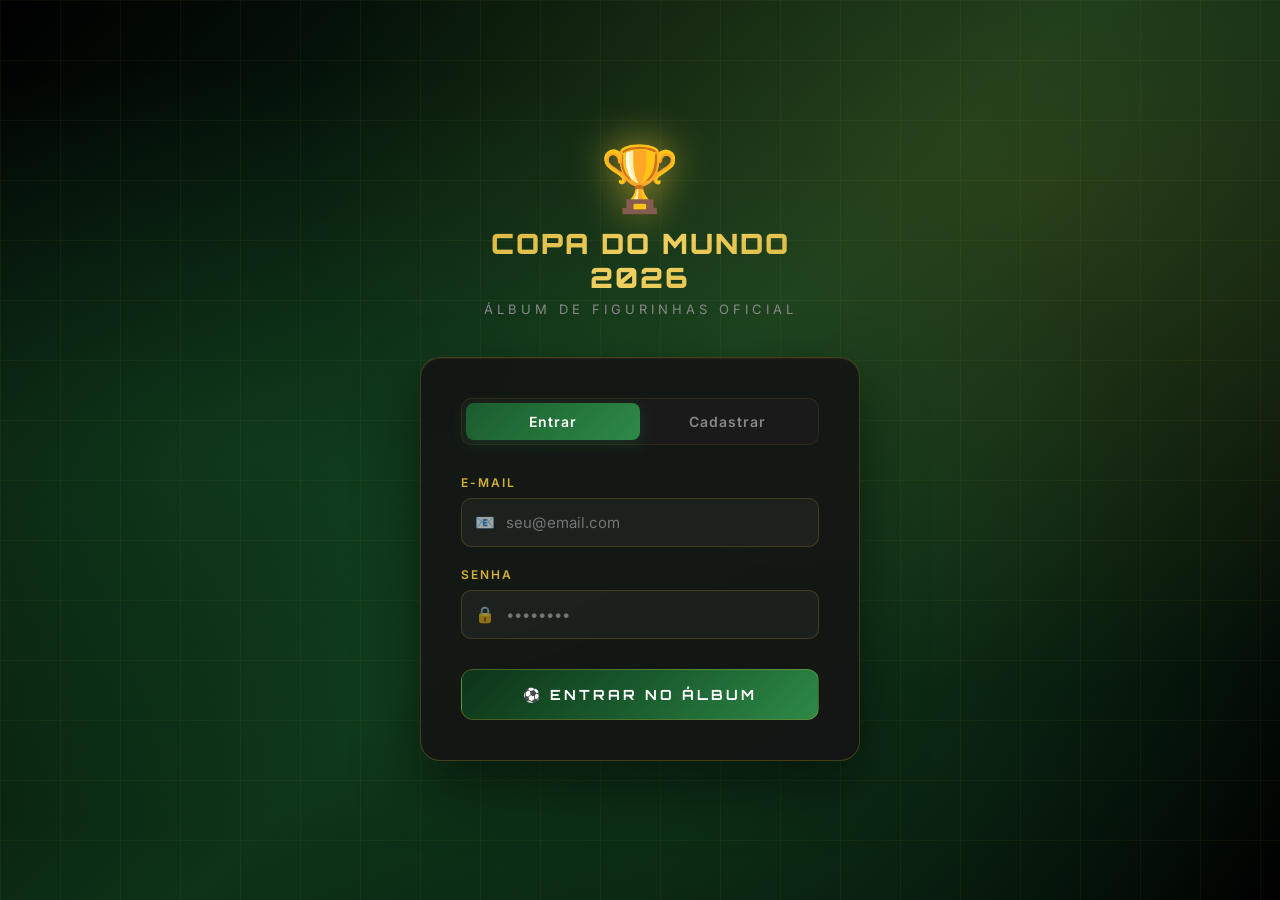
<file: index..html.html>
<!DOCTYPE html>
<html lang="pt-BR">
<head>
<meta charset="UTF-8">
<meta name="viewport" content="width=device-width, initial-scale=1.0">
<title>⚽ Album Copa do Mundo 2026</title>
<style>
  @import url('https://fonts.googleapis.com/css2?family=Rajdhani:wght@400;500;600;700&family=Orbitron:wght@400;700;900&family=Inter:wght@300;400;500;600&display=swap');

  :root {
    --verde: #1a5c2e;
    --verde-claro: #2d8a47;
    --verde-escuro: #0d3318;
    --preto: #0a0a0a;
    --cinza-escuro: #1a1a1a;
    --cinza: #2e2e2e;
    --cinza-medio: #4a4a4a;
    --cinza-claro: #888;
    --dourado: #d4af37;
    --dourado-claro: #f0d060;
    --dourado-escuro: #a08020;
    --branco: #f5f5f5;
    --texto: #e0e0e0;
    --danger: #c0392b;
    --success: #27ae60;
  }

  * { margin: 0; padding: 0; box-sizing: border-box; }

  body {
    font-family: 'Inter', sans-serif;
    background: var(--preto);
    color: var(--texto);
    min-height: 100vh;
    overflow-x: hidden;
  }

  /* ========== TELAS ========== */
  .screen { display: none; min-height: 100vh; }
  .screen.active { display: flex; flex-direction: column; }

  /* ========== TELA 1: LOGIN ========== */
  #screen-login {
    position: relative;
    justify-content: center;
    align-items: center;
    background: linear-gradient(135deg, #000 0%, #0d3318 50%, #000 100%);
    overflow: hidden;
  }

  .login-bg {
    position: absolute; inset: 0;
    background:
      radial-gradient(ellipse at 20% 50%, rgba(26,92,46,0.4) 0%, transparent 60%),
      radial-gradient(ellipse at 80% 20%, rgba(212,175,55,0.15) 0%, transparent 50%),
      radial-gradient(ellipse at 60% 80%, rgba(26,92,46,0.3) 0%, transparent 50%);
    z-index: 0;
  }

  .login-grid {
    position: absolute; inset: 0;
    background-image:
      linear-gradient(rgba(212,175,55,0.05) 1px, transparent 1px),
      linear-gradient(90deg, rgba(212,175,55,0.05) 1px, transparent 1px);
    background-size: 60px 60px;
    z-index: 0;
  }

  .login-particles {
    position: absolute; inset: 0; z-index: 0; pointer-events: none;
  }

  .particle {
    position: absolute;
    width: 4px; height: 4px;
    background: var(--dourado);
    border-radius: 50%;
    animation: float-particle linear infinite;
    opacity: 0;
  }

  @keyframes float-particle {
    0% { transform: translateY(100vh) rotate(0deg); opacity: 0; }
    10% { opacity: 0.6; }
    90% { opacity: 0.6; }
    100% { transform: translateY(-100px) rotate(720deg); opacity: 0; }
  }

  .login-container {
    position: relative; z-index: 10;
    width: 100%; max-width: 480px;
    padding: 20px;
  }

  .login-logo {
    text-align: center;
    margin-bottom: 40px;
  }

  .login-logo .trophy {
    font-size: 64px;
    display: block;
    margin-bottom: 10px;
    filter: drop-shadow(0 0 20px rgba(212,175,55,0.8));
    animation: trophy-pulse 2s ease-in-out infinite;
  }

  @keyframes trophy-pulse {
    0%, 100% { filter: drop-shadow(0 0 20px rgba(212,175,55,0.8)); }
    50% { filter: drop-shadow(0 0 40px rgba(212,175,55,1)); }
  }

  .login-logo h1 {
    font-family: 'Orbitron', sans-serif;
    font-size: 28px;
    font-weight: 900;
    background: linear-gradient(135deg, var(--dourado), var(--dourado-claro), var(--dourado));
    -webkit-background-clip: text;
    -webkit-text-fill-color: transparent;
    letter-spacing: 2px;
    line-height: 1.2;
  }

  .login-logo p {
    color: var(--cinza-claro);
    font-size: 13px;
    letter-spacing: 4px;
    text-transform: uppercase;
    margin-top: 6px;
  }

  .login-card {
    background: rgba(20,20,20,0.9);
    border: 1px solid rgba(212,175,55,0.25);
    border-radius: 20px;
    padding: 40px;
    backdrop-filter: blur(20px);
    box-shadow: 0 25px 60px rgba(0,0,0,0.5), inset 0 1px 0 rgba(212,175,55,0.1);
  }

  .login-tabs {
    display: flex;
    background: var(--cinza-escuro);
    border-radius: 10px;
    padding: 4px;
    margin-bottom: 30px;
    border: 1px solid rgba(212,175,55,0.1);
  }

  .login-tab {
    flex: 1; padding: 10px;
    text-align: center;
    cursor: pointer;
    border-radius: 8px;
    font-size: 14px;
    font-weight: 600;
    color: var(--cinza-claro);
    transition: all 0.3s;
    letter-spacing: 1px;
  }

  .login-tab.active {
    background: linear-gradient(135deg, var(--verde), var(--verde-claro));
    color: white;
    box-shadow: 0 4px 15px rgba(26,92,46,0.4);
  }

  .form-group {
    margin-bottom: 20px;
  }

  .form-group label {
    display: block;
    font-size: 12px;
    font-weight: 600;
    color: var(--dourado);
    letter-spacing: 2px;
    text-transform: uppercase;
    margin-bottom: 8px;
  }

  .input-wrap {
    position: relative;
  }

  .input-wrap .icon {
    position: absolute; left: 14px; top: 50%; transform: translateY(-50%);
    font-size: 16px; opacity: 0.6;
  }

  .form-group input {
    width: 100%;
    padding: 14px 14px 14px 44px;
    background: rgba(255,255,255,0.04);
    border: 1px solid rgba(212,175,55,0.2);
    border-radius: 10px;
    color: var(--branco);
    font-size: 15px;
    font-family: 'Inter', sans-serif;
    transition: all 0.3s;
    outline: none;
  }

  .form-group input:focus {
    border-color: var(--dourado);
    background: rgba(212,175,55,0.05);
    box-shadow: 0 0 0 3px rgba(212,175,55,0.1);
  }

  .btn-login {
    width: 100%;
    padding: 16px;
    background: linear-gradient(135deg, var(--verde-escuro), var(--verde), var(--verde-claro));
    border: 1px solid rgba(212,175,55,0.3);
    border-radius: 12px;
    color: white;
    font-family: 'Orbitron', sans-serif;
    font-size: 14px;
    font-weight: 700;
    letter-spacing: 3px;
    cursor: pointer;
    transition: all 0.3s;
    position: relative;
    overflow: hidden;
    margin-top: 10px;
  }

  .btn-login::before {
    content: '';
    position: absolute; inset: 0;
    background: linear-gradient(135deg, transparent, rgba(212,175,55,0.1), transparent);
    transform: translateX(-100%);
    transition: transform 0.5s;
  }

  .btn-login:hover::before { transform: translateX(100%); }
  .btn-login:hover {
    transform: translateY(-2px);
    box-shadow: 0 10px 30px rgba(26,92,46,0.5), 0 0 20px rgba(212,175,55,0.2);
  }

  /* ========== NAVBAR ========== */
  .navbar {
    background: rgba(10,10,10,0.95);
    border-bottom: 1px solid rgba(212,175,55,0.2);
    padding: 0 24px;
    display: flex;
    align-items: center;
    justify-content: space-between;
    height: 64px;
    position: sticky;
    top: 0;
    z-index: 100;
    backdrop-filter: blur(10px);
  }

  .nav-logo {
    display: flex; align-items: center; gap: 10px;
    font-family: 'Orbitron', sans-serif;
    font-weight: 700;
    font-size: 16px;
    background: linear-gradient(135deg, var(--dourado), var(--dourado-claro));
    -webkit-background-clip: text;
    -webkit-text-fill-color: transparent;
  }

  .nav-logo span { font-size: 24px; }

  .nav-menu {
    display: flex; align-items: center; gap: 4px;
  }

  .nav-btn {
    padding: 8px 16px;
    border-radius: 8px;
    cursor: pointer;
    font-size: 13px;
    font-weight: 600;
    color: var(--cinza-claro);
    transition: all 0.3s;
    border: none;
    background: none;
    letter-spacing: 0.5px;
    display: flex; align-items: center; gap: 6px;
  }

  .nav-btn:hover { color: var(--dourado); background: rgba(212,175,55,0.08); }
  .nav-btn.active { color: var(--dourado); background: rgba(212,175,55,0.12); border: 1px solid rgba(212,175,55,0.2); }

  .nav-user {
    display: flex; align-items: center; gap: 12px;
  }

  .nav-points {
    display: flex; align-items: center; gap: 6px;
    background: linear-gradient(135deg, rgba(212,175,55,0.1), rgba(212,175,55,0.05));
    border: 1px solid rgba(212,175,55,0.25);
    border-radius: 20px;
    padding: 6px 14px;
    font-size: 13px;
    font-weight: 700;
    color: var(--dourado);
  }

  .nav-avatar {
    width: 36px; height: 36px;
    background: linear-gradient(135deg, var(--verde), var(--verde-claro));
    border-radius: 50%;
    display: flex; align-items: center; justify-content: center;
    font-size: 16px;
    border: 2px solid rgba(212,175,55,0.3);
    cursor: pointer;
  }

  /* ========== PAGE CONTENT ========== */
  .page-content { display: none; flex: 1; flex-direction: column; padding: 28px; gap: 24px; }
  .page-content.active { display: flex; }

  /* ========== TELA 2: ÁLBUM ========== */
  .album-header {
    background: linear-gradient(135deg, rgba(26,92,46,0.3), rgba(13,51,24,0.5));
    border: 1px solid rgba(212,175,55,0.2);
    border-radius: 16px;
    padding: 28px;
    display: flex;
    align-items: center;
    justify-content: space-between;
    flex-wrap: wrap;
    gap: 20px;
  }

  .album-header-info h2 {
    font-family: 'Orbitron', sans-serif;
    font-size: 22px;
    color: var(--dourado);
    margin-bottom: 6px;
  }

  .album-header-info p { color: var(--cinza-claro); font-size: 14px; }

  .progress-bar-wrap {
    flex: 1; max-width: 400px;
  }

  .progress-label {
    display: flex; justify-content: space-between;
    font-size: 12px; color: var(--cinza-claro); margin-bottom: 8px;
  }

  .progress-bar {
    height: 10px;
    background: rgba(255,255,255,0.08);
    border-radius: 10px;
    overflow: hidden;
  }

  .progress-fill {
    height: 100%;
    background: linear-gradient(90deg, var(--verde), var(--dourado));
    border-radius: 10px;
    transition: width 1s ease;
    position: relative;
  }

  .progress-fill::after {
    content: '';
    position: absolute; right: 0; top: 0; bottom: 0;
    width: 20px;
    background: rgba(255,255,255,0.3);
    filter: blur(4px);
  }

  .stats-row {
    display: grid;
    grid-template-columns: repeat(auto-fit, minmax(150px, 1fr));
    gap: 16px;
  }

  .stat-card {
    background: rgba(20,20,20,0.8);
    border: 1px solid rgba(212,175,55,0.15);
    border-radius: 14px;
    padding: 20px;
    text-align: center;
    transition: all 0.3s;
  }

  .stat-card:hover {
    border-color: rgba(212,175,55,0.35);
    transform: translateY(-3px);
  }

  .stat-card .stat-icon { font-size: 28px; margin-bottom: 8px; }
  .stat-card .stat-value {
    font-family: 'Orbitron', sans-serif;
    font-size: 26px;
    font-weight: 700;
    color: var(--dourado);
  }
  .stat-card .stat-label { font-size: 12px; color: var(--cinza-claro); margin-top: 4px; letter-spacing: 1px; }

  /* SECTION HEADER */
  .section-header {
    display: flex; align-items: center; justify-content: space-between;
    margin-bottom: 16px;
  }

  .section-title {
    font-family: 'Rajdhani', sans-serif;
    font-size: 18px;
    font-weight: 700;
    color: var(--dourado);
    display: flex; align-items: center; gap: 8px;
    text-transform: uppercase;
    letter-spacing: 2px;
  }

  .section-title::before {
    content: '';
    width: 4px; height: 20px;
    background: linear-gradient(var(--dourado), var(--verde));
    border-radius: 2px;
  }

  /* FILTER TABS */
  .filter-tabs {
    display: flex; gap: 8px; flex-wrap: wrap; margin-bottom: 16px;
  }

  .filter-tab {
    padding: 6px 16px;
    border-radius: 20px;
    font-size: 12px;
    font-weight: 600;
    cursor: pointer;
    transition: all 0.3s;
    border: 1px solid rgba(255,255,255,0.1);
    background: transparent;
    color: var(--cinza-claro);
    letter-spacing: 0.5px;
  }

  .filter-tab.active, .filter-tab:hover {
    background: linear-gradient(135deg, var(--verde-escuro), var(--verde));
    border-color: var(--verde-claro);
    color: white;
  }

  /* STICKER GRID */
  .sticker-grid {
    display: grid;
    grid-template-columns: repeat(auto-fill, minmax(110px, 1fr));
    gap: 14px;
  }

  .sticker-card {
    background: rgba(20,20,20,0.9);
    border: 1px solid rgba(255,255,255,0.07);
    border-radius: 14px;
    padding: 14px 10px;
    text-align: center;
    cursor: pointer;
    transition: all 0.3s;
    position: relative;
    overflow: hidden;
  }

  .sticker-card::before {
    content: '';
    position: absolute; inset: 0;
    background: linear-gradient(135deg, rgba(212,175,55,0.03), transparent);
    opacity: 0;
    transition: opacity 0.3s;
  }

  .sticker-card:hover { transform: translateY(-4px); }
  .sticker-card:hover::before { opacity: 1; }

  .sticker-card.owned {
    border-color: rgba(26,92,46,0.5);
    background: rgba(26,92,46,0.15);
  }

  .sticker-card.owned:hover { border-color: var(--verde-claro); box-shadow: 0 8px 25px rgba(26,92,46,0.3); }

  .sticker-card.duplicate {
    border-color: rgba(212,175,55,0.4);
    background: rgba(212,175,55,0.08);
  }

  .sticker-card.duplicate:hover { border-color: var(--dourado); box-shadow: 0 8px 25px rgba(212,175,55,0.2); }

  .sticker-card.missing {
    border-color: rgba(255,255,255,0.04);
    filter: grayscale(0.8) brightness(0.4);
  }

  .sticker-emoji { font-size: 32px; margin-bottom: 8px; display: block; }

  .sticker-num {
    font-family: 'Orbitron', sans-serif;
    font-size: 10px;
    color: var(--dourado);
    margin-bottom: 4px;
  }

  .sticker-name { font-size: 11px; color: var(--texto); font-weight: 600; }
  .sticker-country { font-size: 10px; color: var(--cinza-claro); margin-top: 2px; }

  .badge {
    position: absolute; top: 6px; right: 6px;
    font-size: 10px; font-weight: 700;
    padding: 2px 6px;
    border-radius: 10px;
  }

  .badge-dup {
    background: rgba(212,175,55,0.2);
    color: var(--dourado);
    border: 1px solid rgba(212,175,55,0.4);
  }

  .badge-new {
    background: rgba(26,92,46,0.3);
    color: #5fce85;
    border: 1px solid rgba(95,206,133,0.3);
  }

  /* ========== TELA 3: MERCADO ========== */
  .market-grid {
    display: grid;
    grid-template-columns: 1fr 1fr;
    gap: 24px;
  }

  @media (max-width: 768px) {
    .market-grid { grid-template-columns: 1fr; }
    .sticker-grid { grid-template-columns: repeat(auto-fill, minmax(90px, 1fr)); }
  }

  .market-panel {
    background: rgba(20,20,20,0.8);
    border: 1px solid rgba(212,175,55,0.15);
    border-radius: 16px;
    padding: 24px;
  }

  .market-panel-title {
    font-family: 'Rajdhani', sans-serif;
    font-size: 16px;
    font-weight: 700;
    text-transform: uppercase;
    letter-spacing: 2px;
    margin-bottom: 18px;
    padding-bottom: 12px;
    border-bottom: 1px solid rgba(255,255,255,0.07);
    display: flex; align-items: center; gap: 8px;
  }

  .market-list { display: flex; flex-direction: column; gap: 10px; }

  .market-item {
    display: flex;
    align-items: center;
    gap: 12px;
    background: rgba(255,255,255,0.03);
    border: 1px solid rgba(255,255,255,0.06);
    border-radius: 12px;
    padding: 12px;
    transition: all 0.3s;
    cursor: pointer;
  }

  .market-item:hover {
    border-color: rgba(212,175,55,0.3);
    background: rgba(212,175,55,0.05);
    transform: translateX(4px);
  }

  .market-item-emoji { font-size: 28px; }

  .market-item-info { flex: 1; }
  .market-item-info .name { font-size: 14px; font-weight: 600; }
  .market-item-info .detail { font-size: 12px; color: var(--cinza-claro); }

  .market-price {
    font-family: 'Orbitron', sans-serif;
    font-size: 13px;
    color: var(--dourado);
    text-align: right;
  }

  .market-price small { display: block; font-size: 10px; color: var(--cinza-claro); font-family: 'Inter', sans-serif; }

  .btn-action {
    padding: 7px 16px;
    border-radius: 8px;
    font-size: 12px;
    font-weight: 700;
    cursor: pointer;
    transition: all 0.3s;
    border: none;
    letter-spacing: 0.5px;
  }

  .btn-sell {
    background: linear-gradient(135deg, rgba(192,57,43,0.2), rgba(192,57,43,0.1));
    color: #e74c3c;
    border: 1px solid rgba(192,57,43,0.3);
  }

  .btn-sell:hover { background: rgba(192,57,43,0.3); transform: scale(1.05); }

  .btn-buy {
    background: linear-gradient(135deg, rgba(26,92,46,0.3), rgba(26,92,46,0.1));
    color: #5fce85;
    border: 1px solid rgba(26,92,46,0.4);
  }

  .btn-buy:hover { background: rgba(26,92,46,0.4); transform: scale(1.05); }

  /* ========== TELA 4: PONTOS/RECOMPENSAS ========== */
  .points-hero {
    background: linear-gradient(135deg, rgba(212,175,55,0.1), rgba(26,92,46,0.2), rgba(212,175,55,0.05));
    border: 1px solid rgba(212,175,55,0.25);
    border-radius: 20px;
    padding: 32px;
    text-align: center;
    position: relative;
    overflow: hidden;
  }

  .points-hero::before {
    content: '⭐';
    position: absolute;
    font-size: 200px;
    opacity: 0.03;
    top: 50%; left: 50%;
    transform: translate(-50%, -50%);
  }

  .points-hero .big-points {
    font-family: 'Orbitron', sans-serif;
    font-size: 72px;
    font-weight: 900;
    background: linear-gradient(135deg, var(--dourado), var(--dourado-claro), var(--dourado));
    -webkit-background-clip: text;
    -webkit-text-fill-color: transparent;
    line-height: 1;
    margin-bottom: 8px;
  }

  .points-hero p { color: var(--cinza-claro); font-size: 14px; letter-spacing: 3px; text-transform: uppercase; }

  .points-level {
    display: inline-flex; align-items: center; gap: 8px;
    background: rgba(212,175,55,0.1);
    border: 1px solid rgba(212,175,55,0.3);
    border-radius: 20px;
    padding: 6px 20px;
    margin-top: 16px;
    font-size: 14px;
    font-weight: 700;
    color: var(--dourado);
  }

  .rewards-grid {
    display: grid;
    grid-template-columns: repeat(auto-fill, minmax(220px, 1fr));
    gap: 16px;
  }

  .reward-card {
    background: rgba(20,20,20,0.8);
    border: 1px solid rgba(255,255,255,0.07);
    border-radius: 16px;
    padding: 24px;
    text-align: center;
    transition: all 0.3s;
    position: relative;
    overflow: hidden;
  }

  .reward-card:hover {
    border-color: rgba(212,175,55,0.35);
    transform: translateY(-4px);
    box-shadow: 0 15px 40px rgba(0,0,0,0.4);
  }

  .reward-card.unlocked {
    border-color: rgba(212,175,55,0.3);
    background: rgba(212,175,55,0.06);
  }

  .reward-card.locked { filter: brightness(0.6); }

  .reward-icon { font-size: 48px; margin-bottom: 12px; display: block; }
  .reward-name { font-family: 'Rajdhani', sans-serif; font-size: 16px; font-weight: 700; margin-bottom: 6px; letter-spacing: 1px; }
  .reward-desc { font-size: 12px; color: var(--cinza-claro); margin-bottom: 14px; line-height: 1.5; }

  .reward-cost {
    display: inline-flex; align-items: center; gap: 4px;
    background: rgba(212,175,55,0.1);
    border: 1px solid rgba(212,175,55,0.25);
    border-radius: 12px;
    padding: 4px 12px;
    font-size: 13px;
    font-weight: 700;
    color: var(--dourado);
  }

  .btn-redeem {
    display: block;
    width: 100%;
    margin-top: 12px;
    padding: 10px;
    background: linear-gradient(135deg, var(--verde-escuro), var(--verde));
    border: 1px solid rgba(212,175,55,0.2);
    border-radius: 10px;
    color: white;
    font-weight: 700;
    font-size: 13px;
    cursor: pointer;
    transition: all 0.3s;
    letter-spacing: 1px;
  }

  .btn-redeem:hover { transform: scale(1.03); box-shadow: 0 6px 20px rgba(26,92,46,0.4); }
  .btn-redeem:disabled { background: rgba(255,255,255,0.05); border-color: rgba(255,255,255,0.05); color: var(--cinza-claro); cursor: not-allowed; transform: none; }

  /* HISTORY */
  .history-list { display: flex; flex-direction: column; gap: 8px; }

  .history-item {
    display: flex; align-items: center; gap: 12px;
    padding: 12px 16px;
    background: rgba(255,255,255,0.02);
    border: 1px solid rgba(255,255,255,0.05);
    border-radius: 10px;
  }

  .history-dot {
    width: 8px; height: 8px;
    border-radius: 50%;
    flex-shrink: 0;
  }

  .history-item .desc { flex: 1; font-size: 13px; }
  .history-item .date { font-size: 11px; color: var(--cinza-claro); }
  .history-item .pts { font-family: 'Orbitron', sans-serif; font-size: 13px; font-weight: 700; }

  /* TOAST */
  .toast-container {
    position: fixed; bottom: 24px; right: 24px;
    z-index: 9999;
    display: flex; flex-direction: column; gap: 10px;
  }

  .toast {
    background: rgba(20,20,20,0.95);
    border-radius: 12px;
    padding: 14px 20px;
    min-width: 260px;
    display: flex; align-items: center; gap: 10px;
    animation: toast-in 0.3s ease;
    border-left: 4px solid var(--verde-claro);
    box-shadow: 0 10px 30px rgba(0,0,0,0.5);
  }

  .toast.gold { border-left-color: var(--dourado); }
  .toast.red { border-left-color: var(--danger); }

  @keyframes toast-in {
    from { transform: translateX(100px); opacity: 0; }
    to { transform: translateX(0); opacity: 1; }
  }

  /* MODAL */
  .modal-overlay {
    display: none;
    position: fixed; inset: 0;
    background: rgba(0,0,0,0.75);
    backdrop-filter: blur(6px);
    z-index: 500;
    justify-content: center;
    align-items: center;
  }

  .modal-overlay.active { display: flex; }

  .modal {
    background: rgba(20,20,20,0.98);
    border: 1px solid rgba(212,175,55,0.25);
    border-radius: 20px;
    padding: 32px;
    max-width: 420px;
    width: 90%;
    position: relative;
    box-shadow: 0 30px 80px rgba(0,0,0,0.6);
    animation: modal-in 0.3s ease;
  }

  @keyframes modal-in {
    from { transform: scale(0.9); opacity: 0; }
    to { transform: scale(1); opacity: 1; }
  }

  .modal-close {
    position: absolute; top: 16px; right: 16px;
    background: rgba(255,255,255,0.08);
    border: none; border-radius: 50%;
    width: 32px; height: 32px;
    cursor: pointer; color: var(--cinza-claro);
    font-size: 16px; line-height: 32px; text-align: center;
    transition: all 0.2s;
  }

  .modal-close:hover { background: rgba(255,255,255,0.15); color: white; }

  .modal h3 {
    font-family: 'Orbitron', sans-serif;
    font-size: 18px;
    color: var(--dourado);
    margin-bottom: 6px;
  }

  .modal p { font-size: 14px; color: var(--cinza-claro); margin-bottom: 20px; line-height: 1.6; }

  .modal-sticker-preview {
    text-align: center;
    padding: 20px;
    background: rgba(255,255,255,0.03);
    border-radius: 12px;
    margin-bottom: 20px;
  }

  .modal-sticker-preview .big-emoji { font-size: 64px; }
  .modal-sticker-preview .sticker-label {
    font-family: 'Orbitron', sans-serif;
    font-size: 13px;
    color: var(--dourado);
    margin-top: 8px;
  }

  .modal-price-input {
    display: flex; gap: 10px; align-items: center;
    margin-bottom: 20px;
  }

  .modal-price-input input {
    flex: 1;
    padding: 12px 16px;
    background: rgba(255,255,255,0.05);
    border: 1px solid rgba(212,175,55,0.25);
    border-radius: 10px;
    color: white;
    font-size: 16px;
    font-family: 'Orbitron', sans-serif;
    outline: none;
  }

  .modal-price-input input:focus { border-color: var(--dourado); }

  .modal-actions { display: flex; gap: 10px; }

  .btn-modal {
    flex: 1;
    padding: 12px;
    border-radius: 10px;
    font-weight: 700;
    font-size: 13px;
    cursor: pointer;
    transition: all 0.3s;
    border: 1px solid;
    letter-spacing: 1px;
  }

  .btn-confirm {
    background: linear-gradient(135deg, var(--verde-escuro), var(--verde));
    border-color: rgba(212,175,55,0.2);
    color: white;
  }

  .btn-confirm:hover { transform: scale(1.02); box-shadow: 0 6px 20px rgba(26,92,46,0.4); }

  .btn-cancel {
    background: transparent;
    border-color: rgba(255,255,255,0.1);
    color: var(--cinza-claro);
  }

  .btn-cancel:hover { background: rgba(255,255,255,0.05); color: white; }

  /* Scrollbar */
  ::-webkit-scrollbar { width: 6px; }
  ::-webkit-scrollbar-track { background: var(--preto); }
  ::-webkit-scrollbar-thumb { background: rgba(212,175,55,0.2); border-radius: 3px; }
  ::-webkit-scrollbar-thumb:hover { background: rgba(212,175,55,0.4); }

  .separator { height: 1px; background: rgba(255,255,255,0.05); margin: 4px 0; }

  .empty-state {
    text-align: center;
    padding: 40px;
    color: var(--cinza-claro);
  }
  .empty-state .icon { font-size: 48px; margin-bottom: 12px; opacity: 0.4; }
  .empty-state p { font-size: 14px; }
</style>
</head>
<body>

<!-- ============================
     TELA 1: LOGIN
     ============================ -->
<div id="screen-login" class="screen active">
  <div class="login-bg"></div>
  <div class="login-grid"></div>
  <div class="login-particles" id="particles"></div>

  <div class="login-container">
    <div class="login-logo">
      <span class="trophy">🏆</span>
      <h1>COPA DO MUNDO<br>2026</h1>
      <p>Álbum de Figurinhas Oficial</p>
    </div>

    <div class="login-card">
      <div class="login-tabs">
        <div class="login-tab active" onclick="switchTab('login')">Entrar</div>
        <div class="login-tab" onclick="switchTab('register')">Cadastrar</div>
      </div>

      <!-- LOGIN FORM -->
      <div id="form-login">
        <div class="form-group">
          <label>E-mail</label>
          <div class="input-wrap">
            <span class="icon">📧</span>
            <input type="email" id="login-email" placeholder="seu@email.com">
          </div>
        </div>
        <div class="form-group">
          <label>Senha</label>
          <div class="input-wrap">
            <span class="icon">🔒</span>
            <input type="password" id="login-password" placeholder="••••••••">
          </div>
        </div>
        <button class="btn-login" onclick="doLogin()">⚽ ENTRAR NO ÁLBUM</button>
      </div>

      <!-- REGISTER FORM -->
      <div id="form-register" style="display:none">
        <div class="form-group">
          <label>Nome Completo</label>
          <div class="input-wrap">
            <span class="icon">👤</span>
            <input type="text" id="reg-name" placeholder="Seu nome">
          </div>
        </div>
        <div class="form-group">
          <label>E-mail</label>
          <div class="input-wrap">
            <span class="icon">📧</span>
            <input type="email" id="reg-email" placeholder="seu@email.com">
          </div>
        </div>
        <div class="form-group">
          <label>Senha</label>
          <div class="input-wrap">
            <span class="icon">🔒</span>
            <input type="password" id="reg-password" placeholder="••••••••">
          </div>
        </div>
        <button class="btn-login" onclick="doRegister()">🎴 CRIAR MINHA CONTA</button>
      </div>
    </div>
  </div>
</div>

<!-- ============================
     APP (pós-login)
     ============================ -->
<div id="screen-app" class="screen">

  <!-- NAVBAR -->
  <nav class="navbar">
    <div class="nav-logo">
      <span>🏆</span> COPA 2026
    </div>
    <div class="nav-menu">
      <button class="nav-btn active" id="nav-album" onclick="showPage('album')">🎴 Álbum</button>
      <button class="nav-btn" id="nav-market" onclick="showPage('market')">🏪 Mercado</button>
      <button class="nav-btn" id="nav-points" onclick="showPage('points')">⭐ Pontos</button>
    </div>
    <div class="nav-user">
      <div class="nav-points" id="nav-points-display">⭐ <span id="points-val">0</span> pts</div>
      <div class="nav-avatar" id="nav-avatar" title="Perfil">👤</div>
      <button class="nav-btn" onclick="doLogout()" title="Sair">🚪</button>
    </div>
  </nav>

  <!-- ============================
       PÁGINA: ÁLBUM
       ============================ -->
  <div class="page-content active" id="page-album" style="overflow-y:auto">

    <!-- Header Progress -->
    <div class="album-header">
      <div class="album-header-info">
        <h2>🎴 Meu Álbum</h2>
        <p id="album-greeting">Bem-vindo de volta, craque!</p>
      </div>
      <div class="progress-bar-wrap">
        <div class="progress-label">
          <span>Progresso da coleção</span>
          <span id="prog-text">0 / 50</span>
        </div>
        <div class="progress-bar">
          <div class="progress-fill" id="prog-fill" style="width: 0%"></div>
        </div>
      </div>
    </div>

    <!-- Stats -->
    <div class="stats-row">
      <div class="stat-card">
        <div class="stat-icon">✅</div>
        <div class="stat-value" id="stat-owned">0</div>
        <div class="stat-label">Figurinhas</div>
      </div>
      <div class="stat-card">
        <div class="stat-icon">🔁</div>
        <div class="stat-value" id="stat-dup">0</div>
        <div class="stat-label">Repetidas</div>
      </div>
      <div class="stat-card">
        <div class="stat-icon">❌</div>
        <div class="stat-value" id="stat-miss">0</div>
        <div class="stat-label">Faltando</div>
      </div>
      <div class="stat-card">
        <div class="stat-icon">⭐</div>
        <div class="stat-value" id="stat-pts">0</div>
        <div class="stat-label">Pontos</div>
      </div>
    </div>

    <!-- Filter -->
    <div>
      <div class="section-header">
        <div class="section-title">Coleção</div>
      </div>
      <div class="filter-tabs">
        <button class="filter-tab active" onclick="filterStickers('all', this)">Todas</button>
        <button class="filter-tab" onclick="filterStickers('owned', this)">✅ Tenho</button>
        <button class="filter-tab" onclick="filterStickers('duplicate', this)">🔁 Repetidas</button>
        <button class="filter-tab" onclick="filterStickers('missing', this)">❌ Faltando</button>
      </div>
      <div class="sticker-grid" id="sticker-grid"></div>
    </div>

  </div>

  <!-- ============================
       PÁGINA: MERCADO
       ============================ -->
  <div class="page-content" id="page-market" style="overflow-y:auto">

    <!-- Stats mercado -->
    <div class="stats-row" style="margin-bottom:0">
      <div class="stat-card">
        <div class="stat-icon">💰</div>
        <div class="stat-value" id="market-sold">0</div>
        <div class="stat-label">Vendidas</div>
      </div>
      <div class="stat-card">
        <div class="stat-icon">🛒</div>
        <div class="stat-value" id="market-bought">0</div>
        <div class="stat-label">Compradas</div>
      </div>
      <div class="stat-card">
        <div class="stat-icon">⭐</div>
        <div class="stat-value" id="market-pts">0</div>
        <div class="stat-label">Pts Ganhos</div>
      </div>
    </div>

    <div class="market-grid">
      <!-- VENDER -->
      <div class="market-panel">
        <div class="market-panel-title">💸 Minhas Repetidas (Vender)</div>
        <div id="sell-list" class="market-list"></div>
      </div>

      <!-- COMPRAR -->
      <div class="market-panel">
        <div class="market-panel-title">🛒 Disponíveis para Comprar</div>
        <div id="buy-list" class="market-list"></div>
      </div>
    </div>
  </div>

  <!-- ============================
       PÁGINA: PONTOS
       ============================ -->
  <div class="page-content" id="page-points" style="overflow-y:auto">

    <!-- Pontos hero -->
    <div class="points-hero">
      <div class="big-points" id="hero-points">0</div>
      <p>pontos acumulados</p>
      <div class="points-level" id="user-level">🥉 Nível: Rookie</div>
    </div>

    <!-- Como ganhar pontos -->
    <div>
      <div class="section-header">
        <div class="section-title">Como Ganhar Pontos</div>
      </div>
      <div class="stats-row">
        <div class="stat-card" style="cursor:default">
          <div class="stat-icon">🎴</div>
          <div class="stat-value" style="font-size:18px">+10</div>
          <div class="stat-label">Por figurinha colada</div>
        </div>
        <div class="stat-card" style="cursor:default">
          <div class="stat-icon">💸</div>
          <div class="stat-value" style="font-size:18px">+15</div>
          <div class="stat-label">Por figurinha vendida</div>
        </div>
        <div class="stat-card" style="cursor:default">
          <div class="stat-icon">🛒</div>
          <div class="stat-value" style="font-size:18px">+5</div>
          <div class="stat-label">Por figurinha comprada</div>
        </div>
        <div class="stat-card" style="cursor:default">
          <div class="stat-icon">🌟</div>
          <div class="stat-value" style="font-size:18px">+50</div>
          <div class="stat-label">Completar um grupo</div>
        </div>
      </div>
    </div>

    <!-- Recompensas -->
    <div>
      <div class="section-header">
        <div class="section-title">🏆 Recompensas</div>
      </div>
      <div class="rewards-grid" id="rewards-grid"></div>
    </div>

    <!-- Histórico -->
    <div>
      <div class="section-header">
        <div class="section-title">📋 Histórico de Pontos</div>
      </div>
      <div class="history-list" id="history-list">
        <div class="empty-state">
          <div class="icon">📋</div>
          <p>Nenhuma atividade ainda.<br>Comece colando suas figurinhas!</p>
        </div>
      </div>
    </div>

  </div>
</div>

<!-- MODAL: Vender -->
<div class="modal-overlay" id="modal-sell">
  <div class="modal">
    <button class="modal-close" onclick="closeModal('modal-sell')">✕</button>
    <h3>💸 Vender Figurinha</h3>
    <p>Defina o preço em pontos para vender sua figurinha repetida no mercado.</p>
    <div class="modal-sticker-preview">
      <div class="big-emoji" id="modal-sell-emoji">⚽</div>
      <div class="sticker-label" id="modal-sell-name">—</div>
    </div>
    <div class="modal-price-input">
      <span style="color:var(--dourado);font-size:20px">⭐</span>
      <input type="number" id="sell-price" min="5" max="200" value="20" placeholder="Preço em pontos">
    </div>
    <div class="modal-actions">
      <button class="btn-modal btn-cancel" onclick="closeModal('modal-sell')">Cancelar</button>
      <button class="btn-modal btn-confirm" onclick="confirmSell()">✅ Confirmar Venda</button>
    </div>
  </div>
</div>

<!-- MODAL: Comprar -->
<div class="modal-overlay" id="modal-buy">
  <div class="modal">
    <button class="modal-close" onclick="closeModal('modal-buy')">✕</button>
    <h3>🛒 Comprar Figurinha</h3>
    <p id="modal-buy-desc">Confirma a compra desta figurinha?</p>
    <div class="modal-sticker-preview">
      <div class="big-emoji" id="modal-buy-emoji">⚽</div>
      <div class="sticker-label" id="modal-buy-name">—</div>
    </div>
    <div class="modal-actions">
      <button class="btn-modal btn-cancel" onclick="closeModal('modal-buy')">Cancelar</button>
      <button class="btn-modal btn-confirm" onclick="confirmBuy()">⭐ Comprar</button>
    </div>
  </div>
</div>

<!-- TOAST CONTAINER -->
<div class="toast-container" id="toast-container"></div>

<script>
// ============================================================
//  DADOS DO APP
// ============================================================
const ALL_STICKERS = [
  // GRUPO A - BRASIL
  {id:1, num:'BRA-01', name:'Vini Jr', country:'Brasil 🇧🇷', emoji:'⚽', group:'Brasil'},
  {id:2, num:'BRA-02', name:'Rodrygo', country:'Brasil 🇧🇷', emoji:'⚽', group:'Brasil'},
  {id:3, num:'BRA-03', name:'Neymar', country:'Brasil 🇧🇷', emoji:'⚽', group:'Brasil'},
  {id:4, num:'BRA-04', name:'Marquinhos', country:'Brasil 🇧🇷', emoji:'🛡️', group:'Brasil'},
  {id:5, num:'BRA-05', name:'Alisson', country:'Brasil 🇧🇷', emoji:'🧤', group:'Brasil'},
  // ARG
  {id:6, num:'ARG-01', name:'Messi', country:'Argentina 🇦🇷', emoji:'⭐', group:'Argentina'},
  {id:7, num:'ARG-02', name:'Di María', country:'Argentina 🇦🇷', emoji:'⚽', group:'Argentina'},
  {id:8, num:'ARG-03', name:'Álvarez', country:'Argentina 🇦🇷', emoji:'⚽', group:'Argentina'},
  {id:9, num:'ARG-04', name:'de Paul', country:'Argentina 🇦🇷', emoji:'⚽', group:'Argentina'},
  {id:10, num:'ARG-05', name:'Dibu Martínez', country:'Argentina 🇦🇷', emoji:'🧤', group:'Argentina'},
  // FRA
  {id:11, num:'FRA-01', name:'Mbappé', country:'França 🇫🇷', emoji:'⚡', group:'França'},
  {id:12, num:'FRA-02', name:'Griezmann', country:'França 🇫🇷', emoji:'⚽', group:'França'},
  {id:13, num:'FRA-03', name:'Camavinga', country:'França 🇫🇷', emoji:'⚽', group:'França'},
  {id:14, num:'FRA-04', name:'Kanté', country:'França 🇫🇷', emoji:'⚽', group:'França'},
  {id:15, num:'FRA-05', name:'Lloris', country:'França 🇫🇷', emoji:'🧤', group:'França'},
  // ENG
  {id:16, num:'ENG-01', name:'Bellingham', country:'Inglaterra 🏴󠁧󠁢󠁥󠁮󠁧󠁿', emoji:'⚽', group:'Inglaterra'},
  {id:17, num:'ENG-02', name:'Kane', country:'Inglaterra 🏴󠁧󠁢󠁥󠁮󠁧󠁿', emoji:'⚽', group:'Inglaterra'},
  {id:18, num:'ENG-03', name:'Saka', country:'Inglaterra 🏴󠁧󠁢󠁥󠁮󠁧󠁿', emoji:'⚽', group:'Inglaterra'},
  {id:19, num:'ENG-04', name:'Foden', country:'Inglaterra 🏴󠁧󠁢󠁥󠁮󠁧󠁿', emoji:'⚽', group:'Inglaterra'},
  {id:20, num:'ENG-05', name:'Pickford', country:'Inglaterra 🏴󠁧󠁢󠁥󠁮󠁧󠁿', emoji:'🧤', group:'Inglaterra'},
  // POR
  {id:21, num:'POR-01', name:'Cristiano Ronaldo', country:'Portugal 🇵🇹', emoji:'👑', group:'Portugal'},
  {id:22, num:'POR-02', name:'Félix', country:'Portugal 🇵🇹', emoji:'⚽', group:'Portugal'},
  {id:23, num:'POR-03', name:'Leão', country:'Portugal 🇵🇹', emoji:'⚽', group:'Portugal'},
  {id:24, num:'POR-04', name:'Bernardo Silva', country:'Portugal 🇵🇹', emoji:'⚽', group:'Portugal'},
  {id:25, num:'POR-05', name:'Rui Patrício', country:'Portugal 🇵🇹', emoji:'🧤', group:'Portugal'},
  // ESP
  {id:26, num:'ESP-01', name:'Pedri', country:'Espanha 🇪🇸', emoji:'⚽', group:'Espanha'},
  {id:27, num:'ESP-02', name:'Yamal', country:'Espanha 🇪🇸', emoji:'⭐', group:'Espanha'},
  {id:28, num:'ESP-03', name:'Morata', country:'Espanha 🇪🇸', emoji:'⚽', group:'Espanha'},
  {id:29, num:'ESP-04', name:'Rodri', country:'Espanha 🇪🇸', emoji:'⚽', group:'Espanha'},
  {id:30, num:'ESP-05', name:'Unai Simón', country:'Espanha 🇪🇸', emoji:'🧤', group:'Espanha'},
  // GER
  {id:31, num:'GER-01', name:'Wirtz', country:'Alemanha 🇩🇪', emoji:'⚽', group:'Alemanha'},
  {id:32, num:'GER-02', name:'Müller', country:'Alemanha 🇩🇪', emoji:'⚽', group:'Alemanha'},
  {id:33, num:'GER-03', name:'Havertz', country:'Alemanha 🇩🇪', emoji:'⚽', group:'Alemanha'},
  {id:34, num:'GER-04', name:'Kimmich', country:'Alemanha 🇩🇪', emoji:'⚽', group:'Alemanha'},
  {id:35, num:'GER-05', name:'Neuer', country:'Alemanha 🇩🇪', emoji:'🧤', group:'Alemanha'},
  // URU
  {id:36, num:'URU-01', name:'Núñez', country:'Uruguai 🇺🇾', emoji:'⚽', group:'Uruguai'},
  {id:37, num:'URU-02', name:'Valverde', country:'Uruguai 🇺🇾', emoji:'⚽', group:'Uruguai'},
  {id:38, num:'URU-03', name:'Araújo', country:'Uruguai 🇺🇾', emoji:'🛡️', group:'Uruguai'},
  // MAR
  {id:39, num:'MAR-01', name:'Hakimi', country:'Marrocos 🇲🇦', emoji:'⚽', group:'Marrocos'},
  {id:40, num:'MAR-02', name:'En-Nesyri', country:'Marrocos 🇲🇦', emoji:'⚽', group:'Marrocos'},
  // JPN
  {id:41, num:'JPN-01', name:'Doan', country:'Japão 🇯🇵', emoji:'⚽', group:'Japão'},
  {id:42, num:'JPN-02', name:'Minamino', country:'Japão 🇯🇵', emoji:'⚽', group:'Japão'},
  // USA
  {id:43, num:'USA-01', name:'Pulisic', country:'EUA 🇺🇸', emoji:'⚽', group:'EUA'},
  {id:44, num:'USA-02', name:'Reyna', country:'EUA 🇺🇸', emoji:'⚽', group:'EUA'},
  // MEX
  {id:45, num:'MEX-01', name:'Lozano', country:'México 🇲🇽', emoji:'⚽', group:'México'},
  {id:46, num:'MEX-02', name:'Jiménez', country:'México 🇲🇽', emoji:'⚽', group:'México'},
  // NIG
  {id:47, num:'NIG-01', name:'Osimhen', country:'Nigéria 🇳🇬', emoji:'⚽', group:'Nigéria'},
  {id:48, num:'NIG-02', name:'Iheanacho', country:'Nigéria 🇳🇬', emoji:'⚽', group:'Nigéria'},
  // ESPECIAIS
  {id:49, num:'ESP-TROFEU', name:'Taça Copa', country:'Especial ✨', emoji:'🏆', group:'Especial'},
  {id:50, num:'ESP-BOLA', name:'Bola Oficial', country:'Especial ✨', emoji:'⚽', group:'Especial'},
];

const TOTAL = ALL_STICKERS.length;

const REWARDS = [
  {id:'r1', name:'Pack de 5', desc:'Ganhe um pacotinho com 5 figurinhas aleatórias', icon:'🎁', cost:50, type:'pack'},
  {id:'r2', name:'Moldura Dourada', desc:'Decore seu perfil com uma moldura exclusiva dourada', icon:'🖼️', cost:100, type:'cosmetic'},
  {id:'r3', name:'Pack Premium', desc:'Pack com 10 figurinhas, maior chance de estrelas', icon:'💎', cost:150, type:'pack'},
  {id:'r4', name:'Figura Estrela', desc:'Escolha qualquer figurinha que esteja faltando', icon:'⭐', cost:200, type:'choice'},
  {id:'r5', name:'Camisa da Copa', desc:'Ganhe uma camisa digital exclusiva Copa 2026', icon:'👕', cost:300, type:'prize'},
  {id:'r6', name:'Campeão!', desc:'Título exclusivo de Colecionador Campeão da Copa', icon:'🏆', cost:500, type:'title'},
];

// ============================================================
//  ESTADO DO APP
// ============================================================
let state = {
  user: null,
  points: 0,
  owned: [], // ids das figurinhas que tem
  duplicates: {}, // id -> quantidade de cópias extras
  redeemed: [],
  sold: 0,
  bought: 0,
  earnedPts: 0,
  history: [],
  market: [] // {stickerId, sellerId, price}
};

let currentFilter = 'all';
let sellTarget = null;
let buyTarget = null;

// ============================================================
//  PARTÍCULAS LOGIN
// ============================================================
function initParticles() {
  const container = document.getElementById('particles');
  for (let i = 0; i < 25; i++) {
    const p = document.createElement('div');
    p.className = 'particle';
    p.style.left = Math.random() * 100 + '%';
    p.style.width = p.style.height = (2 + Math.random() * 4) + 'px';
    p.style.animationDuration = (8 + Math.random() * 12) + 's';
    p.style.animationDelay = (-Math.random() * 15) + 's';
    container.appendChild(p);
  }
}
initParticles();

// ============================================================
//  LOGIN / REGISTER
// ============================================================
function switchTab(tab) {
  document.querySelectorAll('.login-tab').forEach((t,i) => {
    t.classList.toggle('active', (tab === 'login' ? i === 0 : i === 1));
  });
  document.getElementById('form-login').style.display = tab === 'login' ? 'block' : 'none';
  document.getElementById('form-register').style.display = tab === 'register' ? 'block' : 'none';
}

function doLogin() {
  const email = document.getElementById('login-email').value.trim();
  const pass = document.getElementById('login-password').value.trim();
  if (!email || !pass) { showToast('⚠️ Preencha todos os campos!', 'red'); return; }

  const saved = JSON.parse(localStorage.getItem('copa_user_' + email) || 'null');
  if (!saved || saved.password !== pass) {
    showToast('❌ E-mail ou senha incorretos!', 'red');
    return;
  }
  state = { ...saved };
  delete state.password;
  startApp(saved.name);
}

function doRegister() {
  const name = document.getElementById('reg-name').value.trim();
  const email = document.getElementById('reg-email').value.trim();
  const pass = document.getElementById('reg-password').value.trim();
  if (!name || !email || !pass) { showToast('⚠️ Preencha todos os campos!', 'red'); return; }
  if (pass.length < 4) { showToast('⚠️ Senha muito curta (mín. 4 chars)', 'red'); return; }

  const newUser = {
    user: name, email, password: pass,
    points: 100,
    owned: randomStartPack(),
    duplicates: {},
    redeemed: [],
    sold: 0, bought: 0, earnedPts: 100,
    history: [{desc:'🎉 Bem-vindo ao Álbum Copa 2026!', pts:100, date: today(), color:'#d4af37'}],
    market: []
  };
  localStorage.setItem('copa_user_' + email, JSON.stringify(newUser));
  state = {...newUser};
  startApp(name);
  showToast('🎉 Conta criada! Bem-vindo, ' + name + '!', 'gold');
}

function randomStartPack() {
  const shuffled = [...ALL_STICKERS].sort(() => Math.random() - 0.5);
  return shuffled.slice(0, 8).map(s => s.id);
}

function doLogout() {
  saveState();
  state = { user: null, points: 0, owned: [], duplicates: {}, redeemed: [], sold:0, bought:0, earnedPts:0, history:[], market:[] };
  document.getElementById('screen-app').classList.remove('active');
  document.getElementById('screen-login').classList.add('active');
  showPage('album');
  showToast('👋 Até logo!', '');
}

function saveState() {
  if (!state.user) return;
  const users = JSON.parse(localStorage.getItem('copa_users_list') || '[]');
  const email = state.email;
  const toSave = {...state, password: JSON.parse(localStorage.getItem('copa_user_' + email) || '{}').password};
  localStorage.setItem('copa_user_' + email, JSON.stringify(toSave));
}

function startApp(name) {
  document.getElementById('screen-login').classList.remove('active');
  document.getElementById('screen-app').classList.add('active');
  document.getElementById('album-greeting').textContent = 'Bem-vindo de volta, ' + name + '! ⚽';
  document.getElementById('nav-avatar').title = name;
  updateAll();
  showToast('✅ Login feito! Bom jogo, ' + name + '!');
}

function today() {
  return new Date().toLocaleDateString('pt-BR');
}

// ============================================================
//  NAVEGAÇÃO
// ============================================================
function showPage(page) {
  document.querySelectorAll('.page-content').forEach(p => p.classList.remove('active'));
  document.querySelectorAll('.nav-btn').forEach(b => b.classList.remove('active'));
  document.getElementById('page-' + page).classList.add('active');
  document.getElementById('nav-' + page).classList.add('active');
  if (page === 'album') renderAlbum();
  if (page === 'market') renderMarket();
  if (page === 'points') renderPoints();
}

// ============================================================
//  RENDERIZAR ÁLBUM
// ============================================================
function renderAlbum() {
  const owned = state.owned || [];
  const dups = state.duplicates || {};
  const owndSet = new Set(owned);
  const dupCount = Object.values(dups).reduce((a,b) => a+b, 0);

  document.getElementById('stat-owned').textContent = owndSet.size;
  document.getElementById('stat-dup').textContent = dupCount;
  document.getElementById('stat-miss').textContent = TOTAL - owndSet.size;
  document.getElementById('stat-pts').textContent = state.points;
  document.getElementById('prog-text').textContent = owndSet.size + ' / ' + TOTAL;
  document.getElementById('prog-fill').style.width = Math.round((owndSet.size / TOTAL) * 100) + '%';
  document.getElementById('points-val').textContent = state.points;

  let stickers = ALL_STICKERS;
  if (currentFilter === 'owned') stickers = stickers.filter(s => owndSet.has(s.id) && !(dups[s.id] > 0));
  else if (currentFilter === 'duplicate') stickers = stickers.filter(s => dups[s.id] > 0);
  else if (currentFilter === 'missing') stickers = stickers.filter(s => !owndSet.has(s.id));

  const grid = document.getElementById('sticker-grid');
  grid.innerHTML = '';

  stickers.forEach(s => {
    const hasDup = dups[s.id] > 0;
    const isOwned = owndSet.has(s.id);
    let cls = 'sticker-card';
    if (hasDup) cls += ' duplicate';
    else if (isOwned) cls += ' owned';
    else cls += ' missing';

    grid.innerHTML += `
      <div class="${cls}" onclick="stickerClick(${s.id})">
        ${hasDup ? `<span class="badge badge-dup">x${dups[s.id]+1}</span>` : ''}
        ${isOwned && !hasDup ? `<span class="badge badge-new">✓</span>` : ''}
        <span class="sticker-emoji">${s.emoji}</span>
        <div class="sticker-num">${s.num}</div>
        <div class="sticker-name">${s.name}</div>
        <div class="sticker-country">${s.country}</div>
      </div>`;
  });
}

function filterStickers(type, el) {
  currentFilter = type;
  document.querySelectorAll('.filter-tab').forEach(t => t.classList.remove('active'));
  el.classList.add('active');
  renderAlbum();
}

function stickerClick(id) {
  const owned = new Set(state.owned || []);
  const dups = state.duplicates || {};

  if (owned.has(id)) {
    if (!dups[id]) {
      // adicionar repetida
      dups[id] = 1;
      state.duplicates = dups;
      addPoints(5, '🔁 Figurinha repetida colada');
      showToast('🔁 Figurinha adicionada como repetida! +5 pts', 'gold');
    } else {
      dups[id]++;
      state.duplicates = dups;
      showToast('🔁 Mais uma repetida adicionada!');
    }
  } else {
    state.owned.push(id);
    addPoints(10, '🎴 Nova figurinha colada: #' + id);
    showToast('✅ Figurinha colada! +10 pts', '');
  }
  saveState();
  renderAlbum();
}

// ============================================================
//  MERCADO
// ============================================================
let marketListings = [];

function renderMarket() {
  const dups = state.duplicates || {};
  const owned = new Set(state.owned || []);

  document.getElementById('market-sold').textContent = state.sold || 0;
  document.getElementById('market-bought').textContent = state.bought || 0;
  document.getElementById('market-pts').textContent = state.earnedPts || 0;

  // Vender
  const sellList = document.getElementById('sell-list');
  const dupStickers = ALL_STICKERS.filter(s => dups[s.id] > 0);
  if (dupStickers.length === 0) {
    sellList.innerHTML = '<div class="empty-state"><div class="icon">🎴</div><p>Sem figurinhas repetidas para vender.</p></div>';
  } else {
    sellList.innerHTML = dupStickers.map(s => `
      <div class="market-item">
        <span class="market-item-emoji">${s.emoji}</span>
        <div class="market-item-info">
          <div class="name">${s.name}</div>
          <div class="detail">${s.num} · ${s.country} · ${dups[s.id]} cópia(s)</div>
        </div>
        <div>
          <div class="market-price">⭐ 20 pts<small>por unidade</small></div>
          <button class="btn-action btn-sell" style="margin-top:6px" onclick="openSell(${s.id})">Vender</button>
        </div>
      </div>`).join('');
  }

  // Comprar (figurinhas que o usuário não tem, simulando mercado)
  const buyList = document.getElementById('buy-list');
  const missing = ALL_STICKERS.filter(s => !owned.has(s.id));
  if (missing.length === 0) {
    buyList.innerHTML = '<div class="empty-state"><div class="icon">🏆</div><p>Você tem todas as figurinhas! Parabéns!</p></div>';
  } else {
    const available = missing.slice(0, 12);
    buyList.innerHTML = available.map(s => {
      const price = 20 + Math.floor(Math.random() * 30);
      return `
      <div class="market-item">
        <span class="market-item-emoji">${s.emoji}</span>
        <div class="market-item-info">
          <div class="name">${s.name}</div>
          <div class="detail">${s.num} · ${s.country}</div>
        </div>
        <div>
          <div class="market-price">⭐ ${price}<small>pontos</small></div>
          <button class="btn-action btn-buy" style="margin-top:6px" onclick="openBuy(${s.id}, ${price})">Comprar</button>
        </div>
      </div>`;
    }).join('');
  }
}

function openSell(id) {
  const s = ALL_STICKERS.find(x => x.id === id);
  sellTarget = s;
  document.getElementById('modal-sell-emoji').textContent = s.emoji;
  document.getElementById('modal-sell-name').textContent = s.num + ' · ' + s.name;
  document.getElementById('modal-sell').classList.add('active');
}

function confirmSell() {
  if (!sellTarget) return;
  const price = parseInt(document.getElementById('sell-price').value) || 20;
  const dups = state.duplicates || {};
  if (!dups[sellTarget.id] || dups[sellTarget.id] <= 0) { showToast('❌ Sem repetidas dessa figurinha!', 'red'); return; }

  dups[sellTarget.id]--;
  if (dups[sellTarget.id] === 0) delete dups[sellTarget.id];
  state.duplicates = dups;
  state.sold = (state.sold || 0) + 1;
  addPoints(15, '💸 Figurinha vendida: ' + sellTarget.name);
  showToast('💸 Figurinha vendida! +15 pts', 'gold');
  closeModal('modal-sell');
  saveState();
  renderAlbum();
  renderMarket();
}

let buyTargetId = null, buyTargetPrice = 0;

function openBuy(id, price) {
  const s = ALL_STICKERS.find(x => x.id === id);
  buyTargetId = id;
  buyTargetPrice = price;
  document.getElementById('modal-buy-emoji').textContent = s.emoji;
  document.getElementById('modal-buy-name').textContent = s.num + ' · ' + s.name;
  document.getElementById('modal-buy-desc').textContent = `Comprar esta figurinha por ⭐ ${price} pontos?`;
  document.getElementById('modal-buy').classList.add('active');
}

function confirmBuy() {
  if (!buyTargetId) return;
  if (state.points < buyTargetPrice) {
    showToast('❌ Pontos insuficientes!', 'red');
    closeModal('modal-buy');
    return;
  }
  state.points -= buyTargetPrice;
  state.history.push({desc: '🛒 Figurinha comprada no mercado', pts: -buyTargetPrice, date: today(), color: '#e74c3c'});
  const owned = new Set(state.owned || []);
  if (!owned.has(buyTargetId)) {
    state.owned.push(buyTargetId);
    addPoints(5, '🛒 Figurinha comprada e colada!');
  } else {
    const dups = state.duplicates || {};
    dups[buyTargetId] = (dups[buyTargetId] || 0) + 1;
    state.duplicates = dups;
  }
  state.bought = (state.bought || 0) + 1;
  showToast('🛒 Figurinha comprada! +5 pts', '');
  closeModal('modal-buy');
  saveState();
  renderAlbum();
  renderMarket();
  updateAll();
}

// ============================================================
//  PONTOS / RECOMPENSAS
// ============================================================
function renderPoints() {
  document.getElementById('hero-points').textContent = state.points;
  document.getElementById('stat-pts').textContent = state.points;
  document.getElementById('points-val').textContent = state.points;

  // Nível
  const lvl = getLevel(state.points);
  document.getElementById('user-level').textContent = lvl.icon + ' ' + lvl.label;

  // Recompensas
  const grid = document.getElementById('rewards-grid');
  grid.innerHTML = REWARDS.map(r => {
    const unlocked = state.points >= r.cost;
    const redeemed = (state.redeemed || []).includes(r.id);
    return `
      <div class="reward-card ${unlocked ? 'unlocked' : 'locked'}">
        <span class="reward-icon">${r.icon}</span>
        <div class="reward-name">${r.name}</div>
        <div class="reward-desc">${r.desc}</div>
        <div class="reward-cost">⭐ ${r.cost} pts</div>
        ${redeemed
          ? `<button class="btn-redeem" disabled>✅ Resgatado</button>`
          : `<button class="btn-redeem" ${!unlocked ? 'disabled' : ''} onclick="redeem('${r.id}', ${r.cost}, '${r.name}')">${unlocked ? '🎁 Resgatar' : '🔒 Bloqueado'}</button>`
        }
      </div>`;
  }).join('');

  // Histórico
  const hist = document.getElementById('history-list');
  if (!state.history || state.history.length === 0) {
    hist.innerHTML = '<div class="empty-state"><div class="icon">📋</div><p>Nenhuma atividade ainda.</p></div>';
  } else {
    hist.innerHTML = [...(state.history || [])].reverse().slice(0,20).map(h => `
      <div class="history-item">
        <div class="history-dot" style="background:${h.color || '#2d8a47'}"></div>
        <span class="desc">${h.desc}</span>
        <span class="date">${h.date}</span>
        <span class="pts" style="color:${h.pts >= 0 ? 'var(--dourado)' : '#e74c3c'}">${h.pts >= 0 ? '+' : ''}${h.pts}</span>
      </div>`).join('');
  }
}

function getLevel(pts) {
  if (pts >= 500) return {icon:'🏆', label:'Nível: Campeão'};
  if (pts >= 300) return {icon:'🥇', label:'Nível: Ouro'};
  if (pts >= 150) return {icon:'🥈', label:'Nível: Prata'};
  if (pts >= 50)  return {icon:'🥉', label:'Nível: Bronze'};
  return {icon:'⚽', label:'Nível: Rookie'};
}

function redeem(rewardId, cost, name) {
  if (state.points < cost) { showToast('❌ Pontos insuficientes!', 'red'); return; }
  state.points -= cost;
  state.redeemed = state.redeemed || [];
  state.redeemed.push(rewardId);
  state.history.push({desc: '🎁 Recompensa resgatada: ' + name, pts: -cost, date: today(), color: '#d4af37'});

  // Se for pack, dar figurinhas
  const r = REWARDS.find(x => x.id === rewardId);
  if (r && r.type === 'pack') {
    const count = r.id === 'r3' ? 10 : 5;
    let added = 0;
    const shuffled = [...ALL_STICKERS].sort(() => Math.random() - 0.5);
    shuffled.forEach(s => {
      if (added >= count) return;
      const owned = new Set(state.owned || []);
      if (!owned.has(s.id)) {
        state.owned.push(s.id);
        added++;
      } else {
        const dups = state.duplicates || {};
        dups[s.id] = (dups[s.id] || 0) + 1;
        state.duplicates = dups;
        added++;
      }
    });
    showToast(`🎁 Pack aberto! ${count} figurinhas adicionadas!`, 'gold');
  } else {
    showToast('🎉 Recompensa "' + name + '" resgatada!', 'gold');
  }

  saveState();
  renderPoints();
  renderAlbum();
  updateAll();
}

// ============================================================
//  HELPERS
// ============================================================
function addPoints(amount, desc) {
  state.points = (state.points || 0) + amount;
  state.earnedPts = (state.earnedPts || 0) + amount;
  state.history = state.history || [];
  state.history.push({desc, pts: amount, date: today(), color: '#d4af37'});
  document.getElementById('points-val').textContent = state.points;
  document.getElementById('stat-pts').textContent = state.points;
}

function updateAll() {
  document.getElementById('points-val').textContent = state.points;
  document.getElementById('stat-pts').textContent = state.points;
  const owned = new Set(state.owned || []);
  document.getElementById('stat-owned').textContent = owned.size;
  document.getElementById('stat-miss').textContent = TOTAL - owned.size;
  document.getElementById('prog-fill').style.width = Math.round((owned.size / TOTAL) * 100) + '%';
  document.getElementById('prog-text').textContent = owned.size + ' / ' + TOTAL;
}

function openModal(id) { document.getElementById(id).classList.add('active'); }
function closeModal(id) { document.getElementById(id).classList.remove('active'); }

document.querySelectorAll('.modal-overlay').forEach(m => {
  m.addEventListener('click', e => { if (e.target === m) m.classList.remove('active'); });
});

function showToast(msg, type='') {
  const container = document.getElementById('toast-container');
  const t = document.createElement('div');
  t.className = 'toast' + (type ? ' ' + type : '');
  t.innerHTML = `<span>${msg}</span>`;
  container.appendChild(t);
  setTimeout(() => { t.style.opacity = '0'; t.style.transform = 'translateX(100px)'; t.style.transition = '.3s'; setTimeout(() => t.remove(), 300); }, 3000);
}
</script>
</body>
</html>
</file>
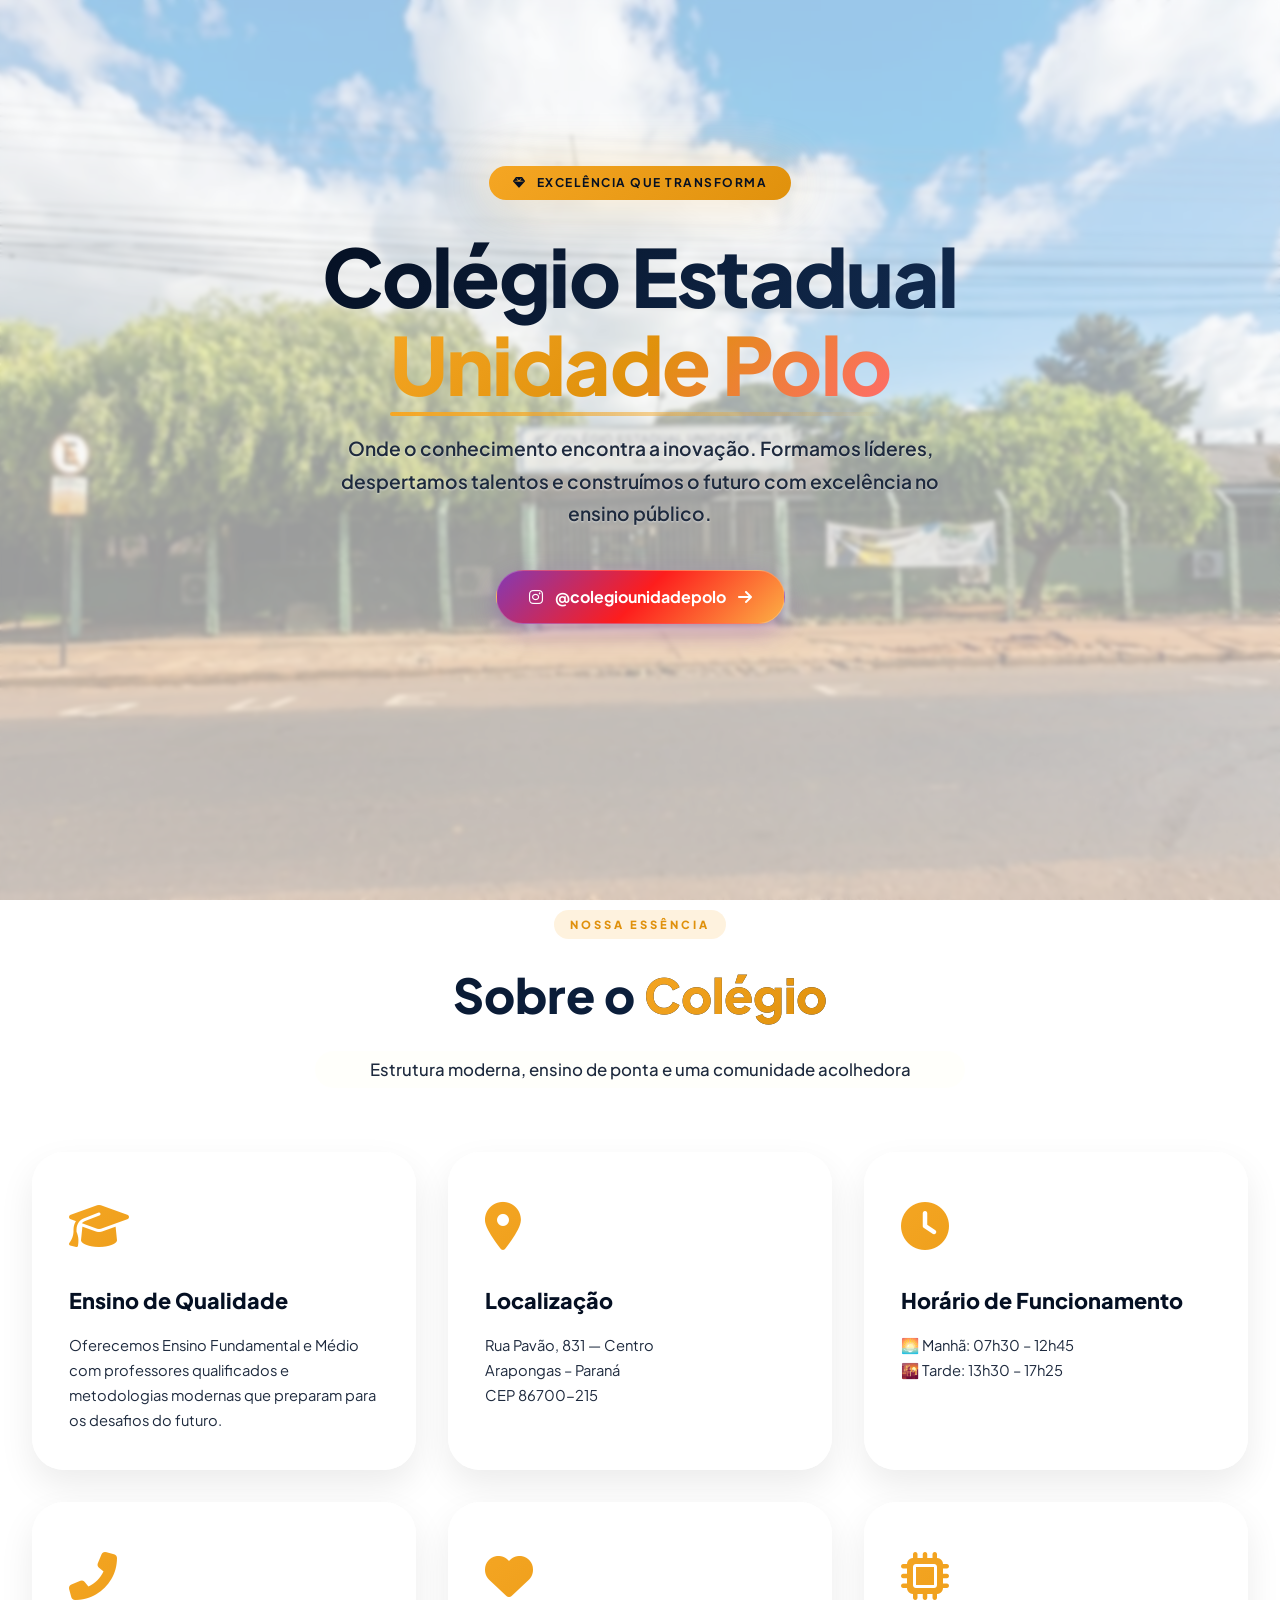
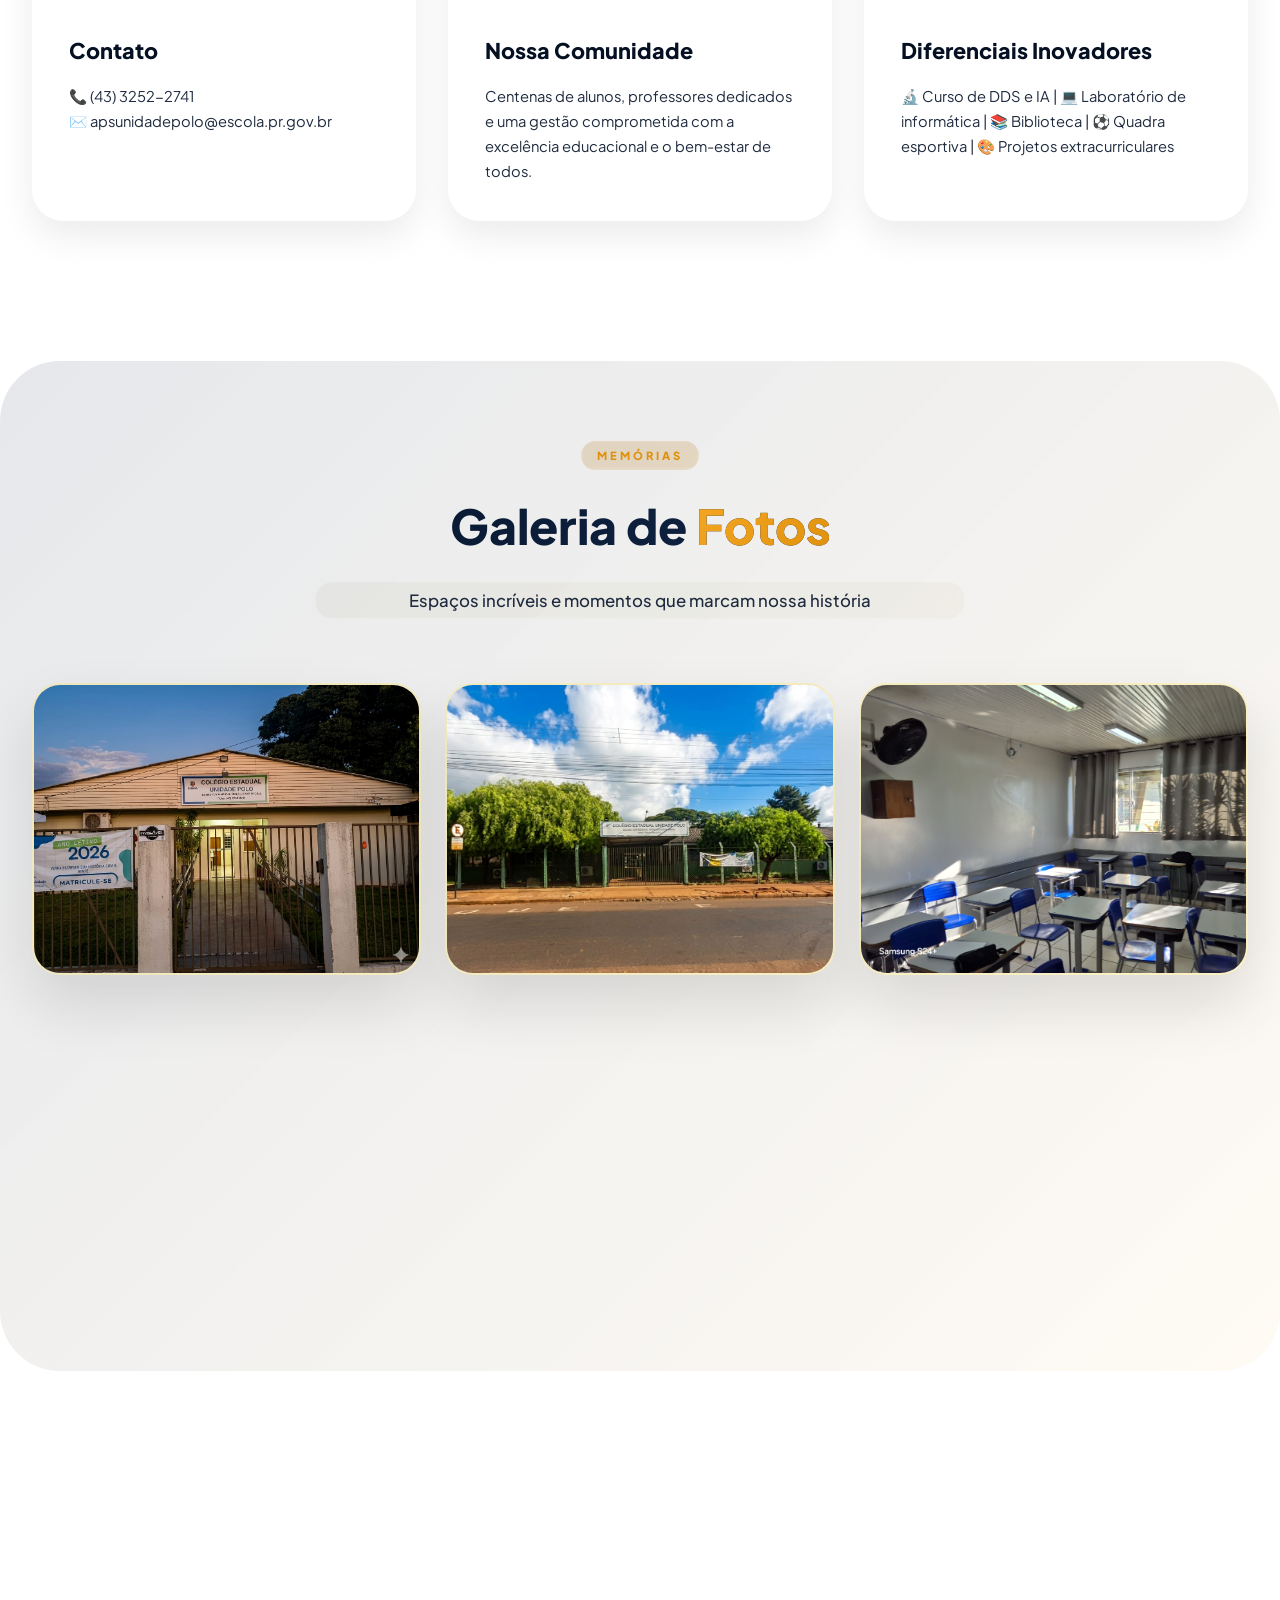
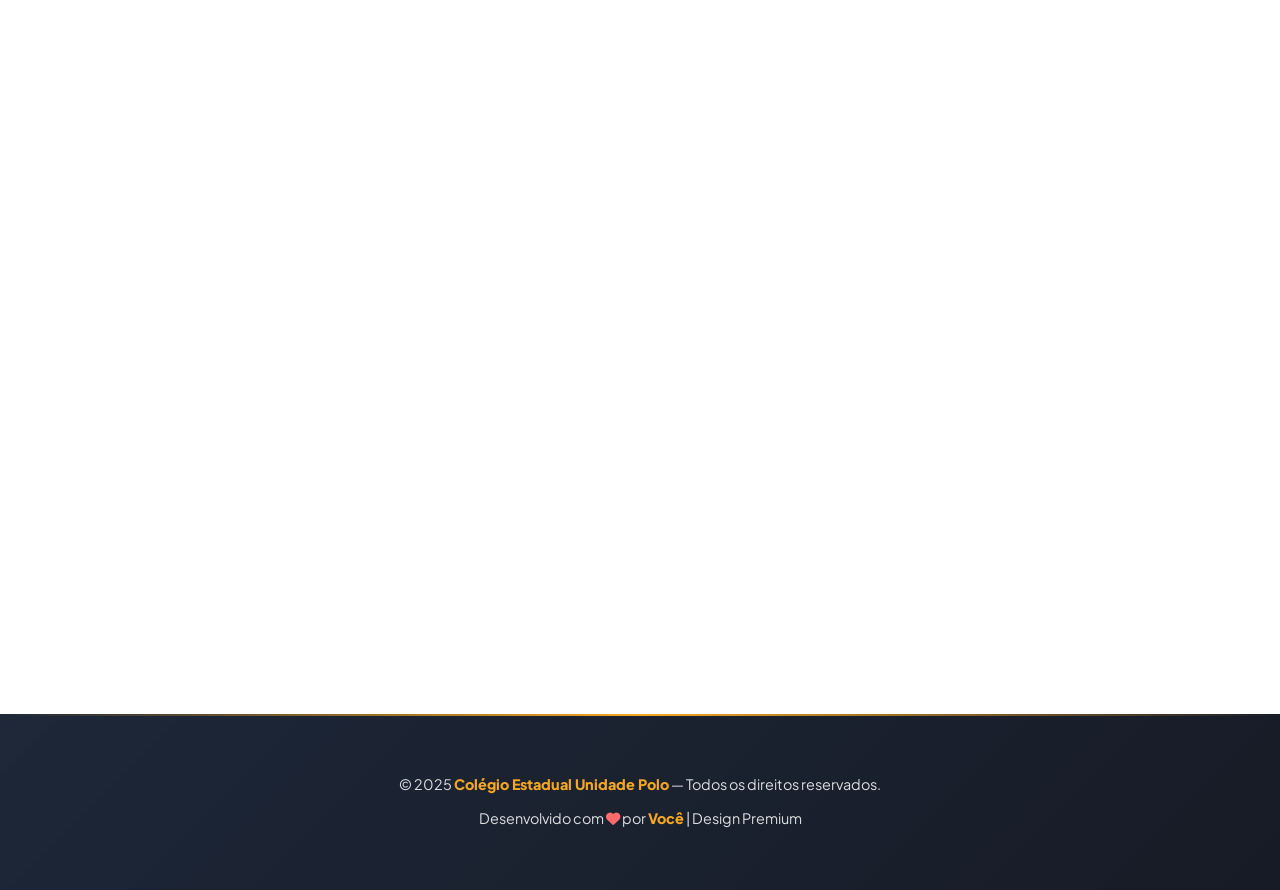
<file: Tela Inicia.html>
<!DOCTYPE html>
<html lang="pt-BR">
<head>
  <meta charset="UTF-8" />
  <meta name="viewport" content="width=device-width, initial-scale=1.0, viewport-fit=cover" />
  <title>Colégio Estadual Unidade Polo | Excelência que Transforma</title>
  <link href="https://fonts.googleapis.com/css2?family=Plus+Jakarta+Sans:wght@300;400;500;600;700;800&display=swap" rel="stylesheet" />
  <link rel="stylesheet" href="https://cdnjs.cloudflare.com/ajax/libs/font-awesome/6.5.0/css/all.min.css" />
  <style>
    * {
      margin: 0;
      padding: 0;
      box-sizing: border-box;
    }

    :root {
      --primary: #0a1c3a;
      --primary-dark: #051023;
      --primary-light: #132e54;
      --secondary: #f5a623;
      --secondary-dark: #e0910c;
      --secondary-light: #f7b84d;
      --accent: #ff6b6b;
      --text-dark: #0f172a;
      --text-gray: #1e2a3e;
      --text-light: #2c3e50;
      --bg-white: #ffffff;
      --bg-glass: rgba(255, 255, 255, 0.85);
      --shadow-sm: 0 8px 30px rgba(0, 0, 0, 0.05);
      --shadow-md: 0 20px 40px rgba(0, 0, 0, 0.08);
      --shadow-lg: 0 30px 60px rgba(0, 0, 0, 0.12);
      --shadow-xl: 0 40px 80px rgba(0, 0, 0, 0.15);
      --shadow-glow: 0 0 50px rgba(245, 166, 35, 0.25);
      --transition-fast: 0.3s cubic-bezier(0.2, 0.95, 0.4, 1.05);
      --transition-slow: 0.5s cubic-bezier(0.2, 0.95, 0.4, 1.05);
    }

    body {
      font-family: 'Plus Jakarta Sans', sans-serif;
      /* IMAGEM DE FUNDO PRINCIPAL - MUITO MAIS VISÍVEL */
      background: url('20.png') center/cover fixed no-repeat;
      color: var(--text-dark);
      line-height: 1.5;
      overflow-x: hidden;
      position: relative;
    }

    /* OVERLAY REDUZIDO: menos opacidade e blur mais sutil para destacar a imagem */
    body::before {
      content: '';
      position: fixed;
      inset: 0;
      background: rgba(248, 250, 252, 0.62);  /* Reduzido de 0.92 para 0.62 -> fundo aparece mais */
      backdrop-filter: blur(2px); /* blur mínimo (2px) para manter textura da imagem */
      z-index: -2;
    }

    /* Container */
    .container {
      max-width: 1280px;
      margin: 0 auto;
      padding: 0 32px;
    }

    /* Hero Section - Premium */
    .hero {
      min-height: 90vh;
      display: flex;
      align-items: center;
      justify-content: center;
      text-align: center;
      position: relative;
      padding: 100px 24px 120px;
    }

    .hero-badge {
      display: inline-flex;
      align-items: center;
      gap: 10px;
      background: linear-gradient(135deg, var(--secondary), var(--secondary-dark));
      padding: 8px 24px;
      border-radius: 100px;
      font-size: 0.75rem;
      font-weight: 700;
      letter-spacing: 1.5px;
      text-transform: uppercase;
      color: var(--primary-dark);
      margin-bottom: 32px;
      box-shadow: var(--shadow-glow);
      animation: pulse 2s infinite;
    }

    @keyframes pulse {
      0%, 100% { box-shadow: 0 0 0 0 rgba(245, 166, 35, 0.4); }
      50% { box-shadow: 0 0 0 15px rgba(245, 166, 35, 0); }
    }

    .hero h1 {
      font-size: clamp(2.8rem, 8vw, 5rem);
      font-weight: 800;
      line-height: 1.1;
      background: linear-gradient(135deg, var(--primary-dark), var(--primary-light));
      background-clip: text;
      -webkit-background-clip: text;
      color: transparent;
      margin-bottom: 24px;
      letter-spacing: -0.02em;
    }

    .hero h1 span {
      background: linear-gradient(135deg, var(--secondary), var(--secondary-dark), var(--accent));
      background-clip: text;
      -webkit-background-clip: text;
      color: transparent;
      position: relative;
      display: inline-block;
    }

    .hero h1 span::after {
      content: '';
      position: absolute;
      bottom: -8px;
      left: 0;
      width: 100%;
      height: 4px;
      background: linear-gradient(90deg, var(--secondary), transparent);
      border-radius: 4px;
    }

    .hero-subtitle {
      font-size: clamp(1rem, 4vw, 1.2rem);
      color: var(--text-gray);
      max-width: 650px;
      margin: 0 auto 40px;
      font-weight: 600;
      line-height: 1.7;
      text-shadow: 0 1px 2px rgba(255,255,255,0.5);
    }

    .instagram-link {
      display: inline-flex;
      align-items: center;
      gap: 12px;
      background: linear-gradient(135deg, #833ab4, #fd1d1d, #fcb045);
      padding: 14px 32px;
      border-radius: 100px;
      color: white;
      text-decoration: none;
      font-weight: 700;
      font-size: 1rem;
      transition: var(--transition-fast);
      box-shadow: 0 8px 25px rgba(131, 58, 180, 0.35);
      border: 1px solid rgba(255, 255, 255, 0.2);
    }

    .instagram-link:hover {
      transform: translateY(-4px) scale(1.02);
      box-shadow: 0 15px 35px rgba(131, 58, 180, 0.45);
      gap: 16px;
    }

    /* Section Styles */
    section {
      padding: 100px 0;
    }

    .section-header {
      text-align: center;
      margin-bottom: 64px;
    }

    .section-tag {
      display: inline-block;
      font-size: 0.7rem;
      font-weight: 800;
      text-transform: uppercase;
      letter-spacing: 3px;
      color: var(--secondary-dark);
      background: rgba(245, 166, 35, 0.15);
      backdrop-filter: blur(2px);
      padding: 6px 16px;
      border-radius: 100px;
      margin-bottom: 20px;
    }

    .section-title {
      font-size: clamp(2rem, 5vw, 3rem);
      font-weight: 800;
      background: linear-gradient(135deg, var(--primary-dark), var(--primary-light));
      background-clip: text;
      -webkit-background-clip: text;
      color: transparent;
      margin-bottom: 20px;
    }

    .section-title span {
      background: linear-gradient(135deg, var(--secondary), var(--secondary-dark));
      background-clip: text;
      -webkit-background-clip: text;
      color: transparent;
    }

    .section-subtitle {
      font-size: 1.05rem;
      color: var(--text-gray);
      max-width: 650px;
      margin: 0 auto;
      font-weight: 500;
      background: rgba(255,255,240,0.3);
      backdrop-filter: blur(1px);
      padding: 6px 12px;
      border-radius: 40px;
    }

    /* Cards com fundo levemente translúcido para realçar a imagem de fundo */
    .grid {
      display: grid;
      grid-template-columns: repeat(auto-fit, minmax(340px, 1fr));
      gap: 32px;
    }

    .card {
      background: rgba(255, 255, 255, 0.88);
      backdrop-filter: blur(8px);
      border-radius: 32px;
      padding: 36px;
      transition: var(--transition-slow);
      border: 1px solid rgba(255, 255, 255, 0.6);
      position: relative;
      overflow: hidden;
      cursor: pointer;
      box-shadow: 0 15px 35px rgba(0, 0, 0, 0.08);
    }

    .card::before {
      content: '';
      position: absolute;
      inset: 0;
      background: linear-gradient(135deg, rgba(245, 166, 35, 0.08), transparent);
      opacity: 0;
      transition: var(--transition-slow);
    }

    .card:hover {
      transform: translateY(-12px) scale(1.01);
      box-shadow: var(--shadow-xl);
      border-color: rgba(245, 166, 35, 0.5);
      background: rgba(255, 255, 255, 0.94);
    }

    .card:hover::before {
      opacity: 1;
    }

    .card-icon {
      font-size: 3rem;
      background: linear-gradient(135deg, var(--secondary), var(--secondary-dark));
      background-clip: text;
      -webkit-background-clip: text;
      color: transparent;
      margin-bottom: 24px;
    }

    .card h3 {
      font-size: 1.35rem;
      font-weight: 800;
      color: var(--primary-dark);
      margin-bottom: 16px;
    }

    .card p {
      color: var(--text-gray);
      font-size: 0.92rem;
      line-height: 1.7;
    }

    /* Gallery com fundo ainda mais transparente para preservar a imagem de fundo */
    .gallery {
      background: linear-gradient(135deg, rgba(10, 28, 58, 0.1), rgba(245, 166, 35, 0.05));
      backdrop-filter: blur(1px);
      border-radius: 60px;
      margin: 40px 0;
      padding: 80px 0;
    }

    .gallery-grid {
      display: grid;
      grid-template-columns: repeat(auto-fit, minmax(300px, 1fr));
      gap: 24px;
      margin-top: 20px;
    }

    .gallery-item {
      position: relative;
      border-radius: 28px;
      overflow: hidden;
      aspect-ratio: 4/3;
      cursor: pointer;
      box-shadow: var(--shadow-lg);
      transition: var(--transition-slow);
      border: 2px solid rgba(255,215,0,0.2);
    }

    .gallery-item:hover {
      transform: scale(1.03);
      box-shadow: var(--shadow-xl);
      border-color: var(--secondary);
    }

    .gallery-item img {
      width: 100%;
      height: 100%;
      object-fit: cover;
      transition: transform 0.6s cubic-bezier(0.2, 0.95, 0.4, 1.05);
    }

    .gallery-item:hover img {
      transform: scale(1.1);
    }

    .gallery-overlay {
      position: absolute;
      inset: 0;
      background: linear-gradient(to top, rgba(0, 0, 0, 0.5), transparent 60%);
      opacity: 0;
      transition: var(--transition-fast);
      display: flex;
      align-items: flex-end;
      justify-content: center;
      padding: 24px;
    }

    .gallery-item:hover .gallery-overlay {
      opacity: 1;
    }

    .gallery-overlay i {
      color: white;
      font-size: 2rem;
      background: rgba(0, 0, 0, 0.4);
      backdrop-filter: blur(6px);
      padding: 12px;
      border-radius: 50%;
    }

    /* CTA Cards com efeito vidro que valoriza o fundo */
    .cta-grid {
      display: grid;
      grid-template-columns: repeat(auto-fit, minmax(320px, 1fr));
      gap: 40px;
      margin-top: 30px;
    }

    .cta-card {
      border-radius: 40px;
      padding: 56px 40px;
      text-decoration: none;
      transition: var(--transition-slow);
      position: relative;
      overflow: hidden;
      display: flex;
      flex-direction: column;
      gap: 20px;
      border: 1px solid rgba(255, 255, 255, 0.3);
      backdrop-filter: blur(12px);
    }

    .cta-card::before {
      content: '';
      position: absolute;
      inset: 0;
      background: radial-gradient(circle at 30% 20%, rgba(255, 255, 255, 0.2), transparent);
      opacity: 0;
      transition: var(--transition-slow);
    }

    .cta-card:hover {
      transform: translateY(-12px);
    }

    .cta-card:hover::before {
      opacity: 1;
    }

    .cta-card.portfolio {
      background: linear-gradient(135deg, rgba(10, 28, 58, 0.85), rgba(19, 46, 84, 0.9));
    }

    .cta-card.linkedin {
      background: linear-gradient(135deg, rgba(10, 102, 194, 0.85), rgba(0, 65, 130, 0.9));
    }

    .cta-icon {
      font-size: 3rem;
      filter: drop-shadow(0 4px 8px rgba(0,0,0,0.2));
    }

    .cta-card h3 {
      font-size: 1.8rem;
      font-weight: 800;
      color: white;
    }

    .cta-card p {
      color: rgba(255, 255, 255, 0.9);
      line-height: 1.6;
      font-size: 0.95rem;
    }

    .cta-button {
      display: inline-flex;
      align-items: center;
      gap: 10px;
      background: rgba(255, 255, 255, 0.2);
      backdrop-filter: blur(12px);
      padding: 12px 28px;
      border-radius: 100px;
      font-weight: 700;
      font-size: 0.9rem;
      margin-top: 16px;
      transition: var(--transition-fast);
      width: fit-content;
      border: 1px solid rgba(255, 255, 255, 0.3);
      color: white;
    }

    .cta-card:hover .cta-button {
      gap: 16px;
      background: rgba(255, 255, 255, 0.35);
    }

    /* Footer com estilo semi-transparente para manter fundo visível */
    .footer {
      background: linear-gradient(135deg, rgba(5, 16, 35, 0.9), rgba(10, 15, 26, 0.95));
      backdrop-filter: blur(4px);
      color: rgba(255, 255, 255, 0.85);
      text-align: center;
      padding: 60px 24px;
      margin-top: 60px;
      position: relative;
      overflow: hidden;
    }

    .footer::before {
      content: '';
      position: absolute;
      top: 0;
      left: 0;
      width: 100%;
      height: 2px;
      background: linear-gradient(90deg, transparent, var(--secondary), transparent);
    }

    .footer p {
      font-size: 0.9rem;
    }

    .footer strong {
      color: var(--secondary);
      font-weight: 800;
    }

    .footer i {
      color: var(--accent);
    }

    /* Scroll Reveal */
    .reveal {
      opacity: 0;
      transform: translateY(30px);
      transition: opacity 0.8s ease, transform 0.8s ease;
    }

    .reveal.revealed {
      opacity: 1;
      transform: translateY(0);
    }

    /* Responsive */
    @media (max-width: 768px) {
      .container {
        padding: 0 20px;
      }
      section {
        padding: 60px 0;
      }
      .card {
        padding: 28px;
      }
      .cta-card {
        padding: 40px 28px;
      }
      .cta-card h3 {
        font-size: 1.5rem;
      }
      body::before {
        background: rgba(248, 250, 252, 0.68); /* levemente mais opaco no mobile para contraste */
      }
    }

    /* pequeno ajuste para destacar melhor a imagem da galeria sem perder a visibilidade do fundo */
    .gallery-item img {
      filter: brightness(1.02) contrast(1.02);
    }
  </style>
</head>
<body>

<!-- Hero Section -->
<div class="hero">
  <div class="container">
    <div class="hero-content">
      <div class="hero-badge reveal">
        <i class="fas fa-gem"></i> Excelência que Transforma
      </div>
      <h1 class="reveal" style="transition-delay: 0.1s">Colégio Estadual<br><span>Unidade Polo</span></h1>
      <p class="hero-subtitle reveal" style="transition-delay: 0.2s">
        Onde o conhecimento encontra a inovação. Formamos líderes, despertamos talentos e construímos o futuro com excelência no ensino público.
      </p>
      <div class="reveal" style="transition-delay: 0.3s">
        <a href="https://instagram.com/SEU_INSTAGRAM_AQUI" target="_blank" class="instagram-link">
          <i class="fab fa-instagram"></i> @colegiounidadepolo
          <i class="fas fa-arrow-right"></i>
        </a>
      </div>
    </div>
  </div>
</div>

<!-- Sobre Section -->
<section>
  <div class="container">
    <div class="section-header reveal">
      <div class="section-tag">Nossa Essência</div>
      <h2 class="section-title">Sobre o <span>Colégio</span></h2>
      <p class="section-subtitle">Estrutura moderna, ensino de ponta e uma comunidade acolhedora</p>
    </div>
    <div class="grid">
      <div class="card reveal" style="transition-delay: 0.05s">
        <div class="card-icon"><i class="fas fa-graduation-cap"></i></div>
        <h3>Ensino de Qualidade</h3>
        <p>Oferecemos Ensino Fundamental e Médio com professores qualificados e metodologias modernas que preparam para os desafios do futuro.</p>
      </div>
      <div class="card reveal" style="transition-delay: 0.1s">
        <div class="card-icon"><i class="fas fa-map-marker-alt"></i></div>
        <h3>Localização</h3>
        <p>Rua Pavão, 831 — Centro<br>Arapongas – Paraná<br>CEP 86700-215</p>
      </div>
      <div class="card reveal" style="transition-delay: 0.15s">
        <div class="card-icon"><i class="fas fa-clock"></i></div>
        <h3>Horário de Funcionamento</h3>
        <p>🌅 Manhã: 07h30 – 12h45<br>🌇 Tarde: 13h30 – 17h25</p>
      </div>
      <div class="card reveal" style="transition-delay: 0.2s">
        <div class="card-icon"><i class="fas fa-phone-alt"></i></div>
        <h3>Contato</h3>
        <p>📞 (43) 3252-2741<br>✉️ apsunidadepolo@escola.pr.gov.br</p>
      </div>
      <div class="card reveal" style="transition-delay: 0.25s">
        <div class="card-icon"><i class="fas fa-heart"></i></div>
        <h3>Nossa Comunidade</h3>
        <p>Centenas de alunos, professores dedicados e uma gestão comprometida com a excelência educacional e o bem-estar de todos.</p>
      </div>
      <div class="card reveal" style="transition-delay: 0.3s">
        <div class="card-icon"><i class="fas fa-microchip"></i></div>
        <h3>Diferenciais Inovadores</h3>
        <p>🔬 Curso de DDS e IA | 💻 Laboratório de informática | 📚 Biblioteca | ⚽ Quadra esportiva | 🎨 Projetos extracurriculares</p>
      </div>
    </div>
  </div>
</section>

<!-- Galeria Section -->
<div class="gallery">
  <div class="container">
    <div class="section-header reveal">
      <div class="section-tag">Memórias</div>
      <h2 class="section-title">Galeria de <span>Fotos</span></h2>
      <p class="section-subtitle">Espaços incríveis e momentos que marcam nossa história</p>
    </div>
    <div class="gallery-grid">
      <div class="gallery-item reveal" style="transition-delay: 0.05s">
        <img src="10.png" alt="Estrutura do Colégio">
        <div class="gallery-overlay"><i class="fas fa-search-plus"></i></div>
      </div>
      <div class="gallery-item reveal" style="transition-delay: 0.1s">
        <img src="20.png" alt="Área Externa">
        <div class="gallery-overlay"><i class="fas fa-search-plus"></i></div>
      </div>
      <div class="gallery-item reveal" style="transition-delay: 0.15s">
        <img src="30.png" alt="Sala de Aula">
        <div class="gallery-overlay"><i class="fas fa-search-plus"></i></div>
      </div>
      <div class="gallery-item reveal" style="transition-delay: 0.2s">
        <img src="40.png" alt="Biblioteca">
        <div class="gallery-overlay"><i class="fas fa-search-plus"></i></div>
      </div>
      <div class="gallery-item reveal" style="transition-delay: 0.25s">
        <img src="50.png" alt="Quadra Esportiva">
        <div class="gallery-overlay"><i class="fas fa-search-plus"></i></div>
      </div>
      <div class="gallery-item reveal" style="transition-delay: 0.3s">
        <img src="60.png" alt="Laboratório">
        <div class="gallery-overlay"><i class="fas fa-search-plus"></i></div>
      </div>
    </div>
  </div>
</div>

<!-- Desenvolvedor Section -->
<section>
  <div class="container">
    <div class="section-header reveal">
      <div class="section-tag">Criador</div>
      <h2 class="section-title">Desenvolvido por <span>Mim</span></h2>
      <p class="section-subtitle">Paixão por tecnologia, design e soluções que impactam vidas</p>
    </div>
    <div class="cta-grid">
      <a href="index.html" target="_blank" class="cta-card portfolio reveal" style="transition-delay: 0.1s">
        <div class="cta-icon"><i class="fas fa-briefcase"></i></div>
        <h3>Meu Portfólio</h3>
        <p>Explore todos os meus projetos, experimentos e criações no meu portfólio pessoal completo.</p>
        <span class="cta-button">Ver Projetos <i class="fas fa-arrow-right"></i></span>
      </a>
      <a href="https://www.linkedin.com/feed/" target="_blank" class="cta-card linkedin reveal" style="transition-delay: 0.2s">
        <div class="cta-icon"><i class="fab fa-linkedin"></i></div>
        <h3>LinkedIn</h3>
        <p>Conecte-se comigo no LinkedIn, veja minha trajetória profissional e entre em contato.</p>
        <span class="cta-button">Conectar <i class="fas fa-arrow-right"></i></span>
      </a>
    </div>
  </div>
</section>

<!-- Footer -->
<div class="footer">
  <div class="container">
    <p>© 2025 <strong>Colégio Estadual Unidade Polo</strong> — Todos os direitos reservados.</p>
    <p style="margin-top: 12px;">Desenvolvido com <i class="fas fa-heart"></i> por <strong>Você</strong> | Design Premium</p>
  </div>
</div>

<script>
  // Scroll reveal com performance otimizada
  const revealElements = document.querySelectorAll('.reveal');
  
  const revealOnScroll = () => {
    revealElements.forEach(element => {
      const elementTop = element.getBoundingClientRect().top;
      const windowHeight = window.innerHeight;
      
      if (elementTop < windowHeight - 80) {
        element.classList.add('revealed');
      }
    });
  };
  
  window.addEventListener('scroll', revealOnScroll);
  window.addEventListener('load', revealOnScroll);
  
  // Smooth scroll para links internos (se houver)
  document.querySelectorAll('a[href^="#"]').forEach(anchor => {
    anchor.addEventListener('click', function (e) {
      e.preventDefault();
      const target = document.querySelector(this.getAttribute('href'));
      if (target) {
        target.scrollIntoView({ behavior: 'smooth', block: 'start' });
      }
    });
  });
</script>

</body>
</html>
</file>
